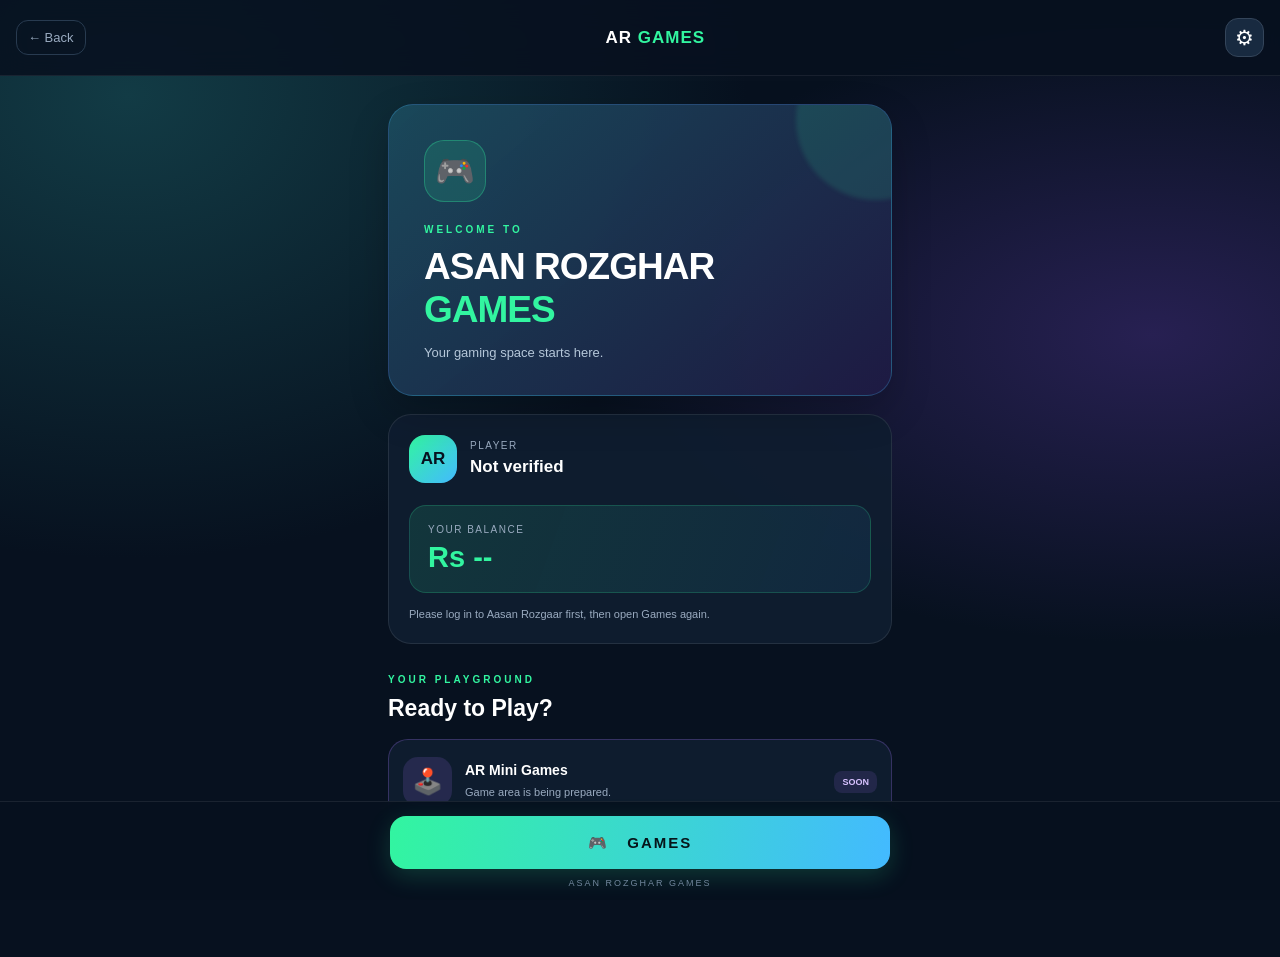
<file: asan-rozghar-game/index.html>
<!DOCTYPE html>
<html lang="en">
<head>
    <meta charset="UTF-8">
    <meta name="viewport" content="width=device-width, initial-scale=1.0">
    <meta name="theme-color" content="#07111f">
    <title>Asan Rozghar Game</title>
    <link rel="stylesheet" href="style.css">
</head>
<body>

    <header class="topbar">
        <a href="../home.html" class="back-btn">← Back</a>
        <div class="brand">AR <span>GAMES</span></div>
        <button id="settingsBtn" class="settings-btn" aria-label="Settings">
            ⚙
        </button>
    </header>

    <main class="main-content">
        <section class="welcome-card">
            <div class="game-icon">🎮</div>
            <p class="small-title">WELCOME TO</p>
            <h1>ASAN ROZGHAR<br><span>GAMES</span></h1>
            <p class="subtitle">Your gaming space starts here.</p>
        </section>

        <section class="account-card">
            <div class="account-info">
                <div class="avatar">AR</div>
                <div>
                    <p class="label">PLAYER</p>
                    <h2 id="username">Checking login...</h2>
                </div>
            </div>

            <div class="balance-box">
                <p class="label">YOUR BALANCE</p>
                <h2 id="balance">Rs --</h2>
            </div>

            <p id="statusMessage" class="status-message">
                Connecting securely to your account...
            </p>
        </section>

        <section class="games-section">
            <p class="small-title">YOUR PLAYGROUND</p>
            <h2>Ready to Play?</h2>

            <div class="game-preview">
                <div class="preview-icon">🕹️</div>
                <div>
                    <h3>AR Mini Games</h3>
                    <p>Game area is being prepared.</p>
                </div>
                <span class="coming-soon">SOON</span>
            </div>
        </section>

        <section id="settingsPanel" class="settings-panel" hidden>
            <h3>Settings</h3>
            <p>Music and other options will be added later.</p>
            <button id="closeSettings" class="close-btn">Close</button>
        </section>
    </main>

    <footer class="bottom-area">
        <button id="gamesBtn" class="games-btn">
            🎮 &nbsp; GAMES
        </button>
        <p>ASAN ROZGHAR GAMES</p>
    </footer>

    <script src="script.js"></script>
</body>
</html>
</file>
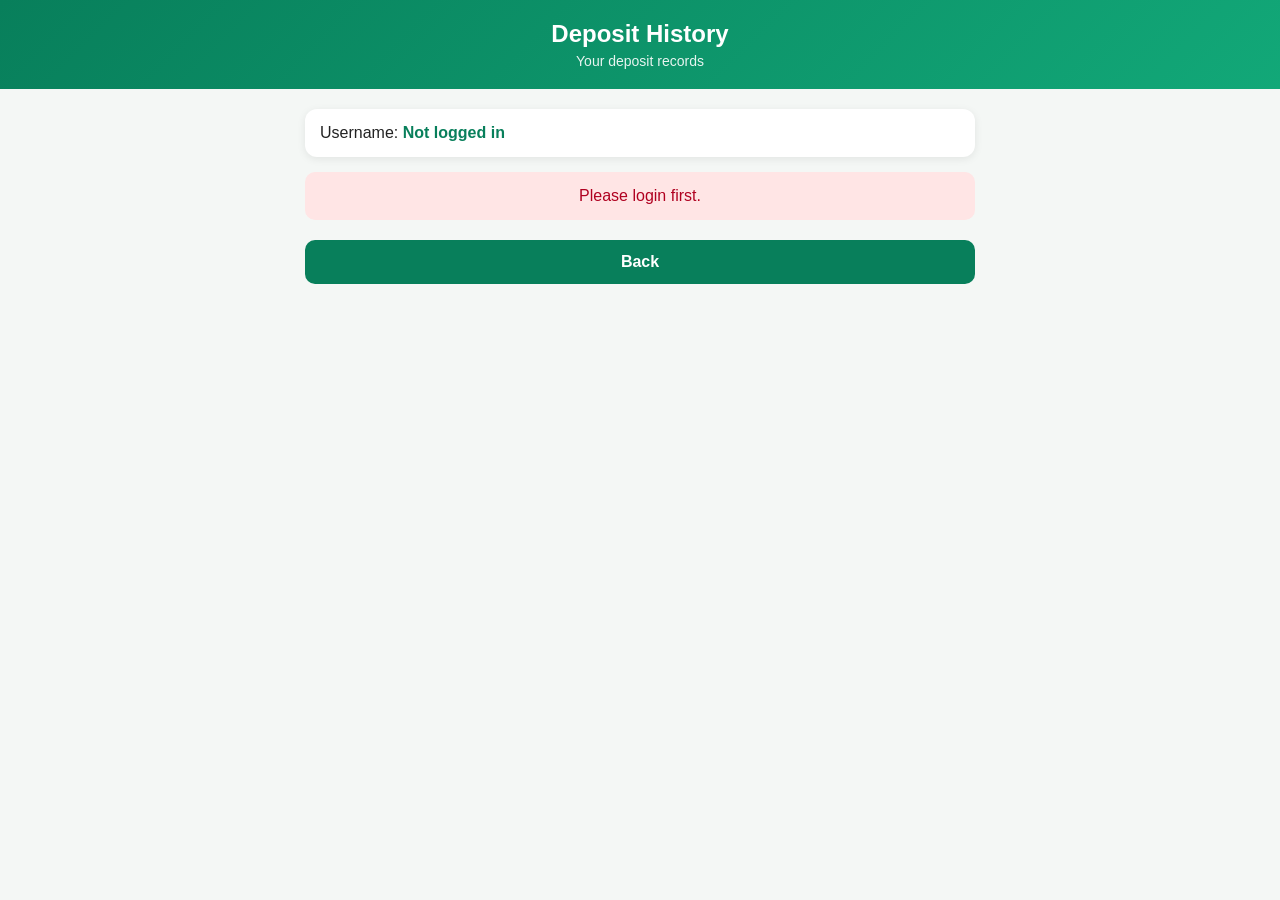
<file: deposit-history.html>
<!DOCTYPE html><html lang="en">
<head>
<meta charset="UTF-8">
<meta name="viewport" content="width=device-width, initial-scale=1.0">
<title>Deposit History - Aasan Rozgaar</title><style>
*{
    box-sizing:border-box;
    margin:0;
    padding:0;
}

body{
    font-family:Arial,sans-serif;
    background:#f4f7f5;
    color:#222;
}

.header{
    background:linear-gradient(135deg,#087f5b,#12a878);
    color:white;
    padding:20px;
    text-align:center;
}

.header h1{
    font-size:24px;
    margin-bottom:5px;
}

.header p{
    font-size:14px;
    opacity:.9;
}

.container{
    max-width:700px;
    margin:20px auto;
    padding:0 15px;
}

.user-box{
    background:white;
    border-radius:12px;
    padding:15px;
    margin-bottom:15px;
    box-shadow:0 2px 8px rgba(0,0,0,.08);
}

.user-box strong{
    color:#087f5b;
}

.loading{
    text-align:center;
    padding:30px;
    color:#666;
}

.error{
    background:#ffe5e5;
    color:#b00020;
    padding:15px;
    border-radius:10px;
    text-align:center;
}

.empty{
    background:white;
    padding:30px 20px;
    border-radius:12px;
    text-align:center;
    color:#777;
    box-shadow:0 2px 8px rgba(0,0,0,.06);
}

.history-card{
    background:white;
    border-radius:12px;
    padding:16px;
    margin-bottom:12px;
    box-shadow:0 2px 8px rgba(0,0,0,.07);
}

.row{
    display:flex;
    justify-content:space-between;
    gap:10px;
    padding:7px 0;
    border-bottom:1px solid #eee;
}

.row:last-child{
    border-bottom:none;
}

.label{
    color:#777;
    font-size:14px;
}

.value{
    font-weight:bold;
    text-align:right;
    word-break:break-word;
}

.status{
    display:inline-block;
    padding:5px 10px;
    border-radius:20px;
    font-size:12px;
    font-weight:bold;
}

.status-pending{
    background:#fff3cd;
    color:#856404;
}

.status-inprocess{
    background:#dbeafe;
    color:#1d4ed8;
}

.status-approved{
    background:#d1fae5;
    color:#047857;
}

.status-rejected{
    background:#fee2e2;
    color:#b91c1c;
}

.back-btn{
    display:block;
    width:100%;
    border:none;
    background:#087f5b;
    color:white;
    padding:13px;
    border-radius:10px;
    font-size:16px;
    font-weight:bold;
    margin-top:20px;
    cursor:pointer;
}

.back-btn:active{
    transform:scale(.98);
}
</style></head><body><div class="header">
    <h1>Deposit History</h1>
    <p>Your deposit records</p>
</div><div class="container"><div class="user-box">
    Username:
    <strong id="username">Loading...</strong>
</div>

<div id="historyContainer">
    <div class="loading">Loading deposit history...</div>
</div>

<button class="back-btn" onclick="goBack()">Back</button>

</div><script>
const API_URL = "https://aasan-rozgaar-backend.onrender.com";

function getCurrentUser(){
    return localStorage.getItem("currentUser") || "";
}

function getUserSessionToken(){
    return (
        sessionStorage.getItem("userSessionToken") ||
        sessionStorage.getItem("sessionToken") ||
        ""
    );
}

function getUserCsrfToken(){
    return (
        sessionStorage.getItem("userCsrfToken") ||
        sessionStorage.getItem("csrfToken") ||
        ""
    );
}

function authHeaders(){
    const token = getUserSessionToken();
    const csrfToken = getUserCsrfToken();

    const headers = {
        "Accept":"application/json"
    };

    if(token){
        headers["Authorization"] = "Bearer " + token;
    }

    if(csrfToken){
        headers["X-CSRF-Token"] = csrfToken;
    }

    return headers;
}

function normalizeStatus(status){
    const value = String(status || "")
        .trim()
        .toLowerCase();

    if(value === "pending"){
        return "Pending";
    }

    if(
        value === "inprocess" ||
        value === "in_process" ||
        value === "in-process" ||
        value === "in process"
    ){
        return "Inprocess";
    }

    if(
        value === "approved" ||
        value === "approve"
    ){
        return "Approved";
    }

    if(
        value === "rejected" ||
        value === "reject"
    ){
        return "Rejected";
    }

    return status || "Pending";
}

function getStatusClass(status){
    const normalized = normalizeStatus(status);

    if(normalized === "Approved"){
        return "status-approved";
    }

    if(normalized === "Rejected"){
        return "status-rejected";
    }

    if(normalized === "Inprocess"){
        return "status-inprocess";
    }

    return "status-pending";
}

function escapeHTML(value){
    return String(value ?? "")
        .replace(/&/g,"&amp;")
        .replace(/</g,"&lt;")
        .replace(/>/g,"&gt;")
        .replace(/"/g,"&quot;")
        .replace(/'/g,"&#039;");
}

function formatAmount(amount){
    const number = Number(amount);

    if(!Number.isFinite(number)){
        return "Rs 0.00";
    }

    return "Rs " + number.toFixed(2);
}

function formatDate(dateValue){
    if(!dateValue){
        return "-";
    }

    const date = new Date(dateValue);

    if(Number.isNaN(date.getTime())){
        return escapeHTML(dateValue);
    }

    return date.toLocaleString();
}

async function loadDepositHistory(){

    const username = getCurrentUser();

    const usernameElement =
        document.getElementById("username");

    const container =
        document.getElementById("historyContainer");

    if(!username){
        usernameElement.textContent = "Not logged in";

        container.innerHTML =
            '<div class="error">Please login first.</div>';

        return;
    }

    usernameElement.textContent = username;

    container.innerHTML =
        '<div class="loading">Loading deposit history...</div>';

    try{

        const response = await fetch(
            API_URL +
            "/api/deposits/" +
            encodeURIComponent(username),
            {
                method:"GET",
                headers:authHeaders(),
                credentials:"include"
            }
        );

        let data = {};

        try{
            data = await response.json();
        }catch(error){
            data = {};
        }

        if(
            response.status === 401 ||
            response.status === 403
        ){
            container.innerHTML =
                '<div class="error">Session expired. Please login again.</div>';

            return;
        }

        if(!response.ok){
            throw new Error(
                data.message ||
                "Failed to load deposit history"
            );
        }

        if(data.sessionToken){
            sessionStorage.setItem(
                "userSessionToken",
                data.sessionToken
            );

            sessionStorage.setItem(
                "sessionToken",
                data.sessionToken
            );
        }

        if(data.csrfToken){
            sessionStorage.setItem(
                "userCsrfToken",
                data.csrfToken
            );

            sessionStorage.setItem(
                "csrfToken",
                data.csrfToken
            );
        }

        let deposits = [];

        if(Array.isArray(data)){
            deposits = data;
        }else if(Array.isArray(data.deposits)){
            deposits = data.deposits;
        }else if(Array.isArray(data.data)){
            deposits = data.data;
        }

        deposits.sort(function(a,b){

            const dateA =
                new Date(
                    a.createdAt ||
                    a.created_at ||
                    0
                ).getTime();

            const dateB =
                new Date(
                    b.createdAt ||
                    b.created_at ||
                    0
                ).getTime();

            return dateB - dateA;
        });

        if(deposits.length === 0){

            container.innerHTML =
                '<div class="empty">' +
                'No deposit history found.' +
                '</div>';

            return;
        }

        container.innerHTML =
            deposits.map(function(deposit){

                const status =
                    normalizeStatus(deposit.status);

                const amount =
                    deposit.amount;

                const method =
                    deposit.method || "-";

                const transactionId =
                    deposit.transactionId ||
                    deposit.transaction_id ||
                    "-";

                const createdAt =
                    deposit.createdAt ||
                    deposit.created_at;

                return `
                    <div class="history-card">

                        <div class="row">
                            <span class="label">Amount</span>
                            <span class="value">
                                ${formatAmount(amount)}
                            </span>
                        </div>

                        <div class="row">
                            <span class="label">Method</span>
                            <span class="value">
                                ${escapeHTML(method)}
                            </span>
                        </div>

                        <div class="row">
                            <span class="label">Transaction ID</span>
                            <span class="value">
                                ${escapeHTML(transactionId)}
                            </span>
                        </div>

                        <div class="row">
                            <span class="label">Status</span>
                            <span class="value">
                                <span class="status ${getStatusClass(status)}">
                                    ${escapeHTML(status)}
                                </span>
                            </span>
                        </div>

                        <div class="row">
                            <span class="label">Date</span>
                            <span class="value">
                                ${formatDate(createdAt)}
                            </span>
                        </div>

                    </div>
                `;

            }).join("");

    }catch(error){

        container.innerHTML =
            '<div class="error">' +
            escapeHTML(
                error.message ||
                "Unable to load deposit history."
            ) +
            '</div>';
    }
}

function goBack(){
    window.history.back();
}

window.addEventListener(
    "DOMContentLoaded",
    function(){
        loadDepositHistory();
    }
);
</script></body>
</html>
</file>
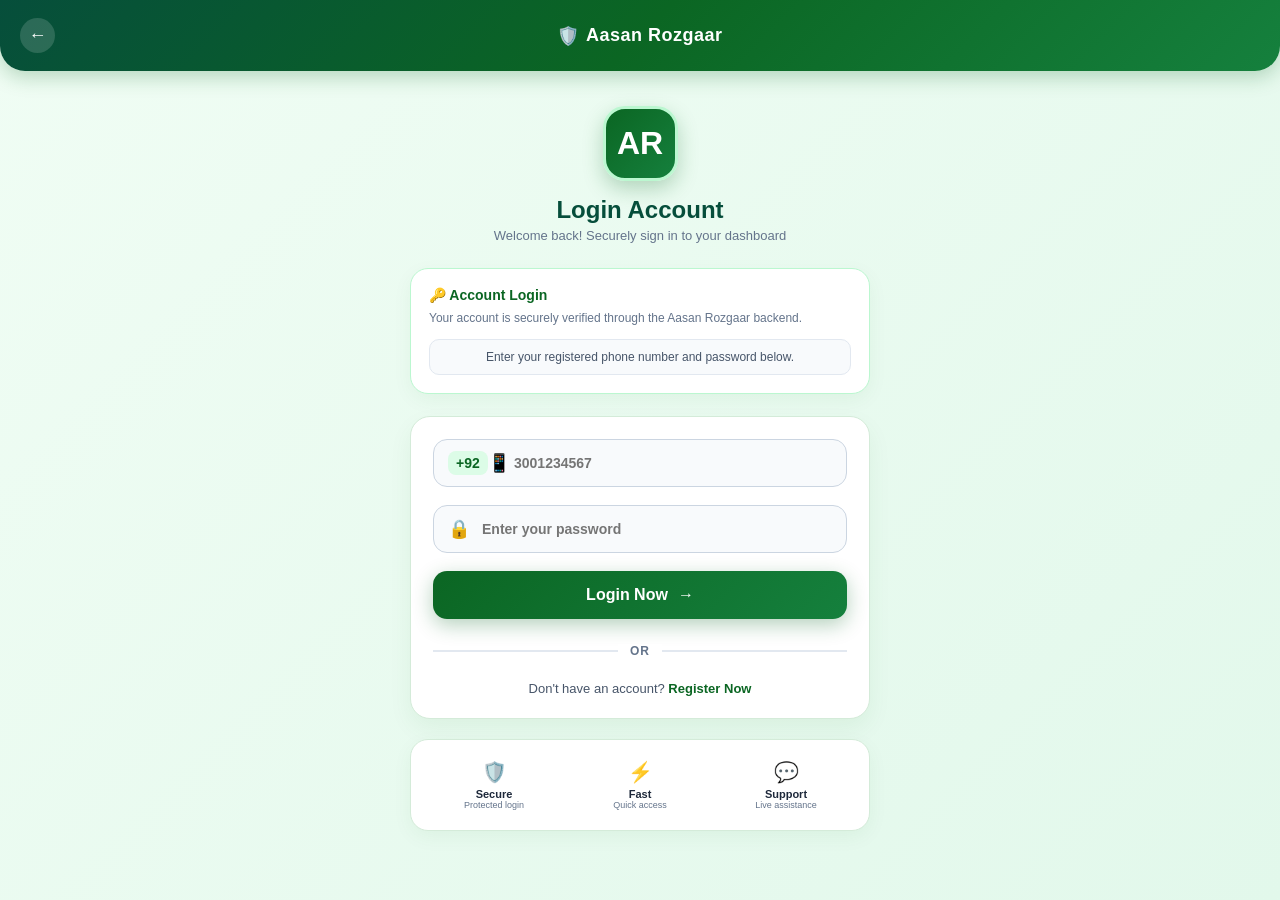
<file: home.html>
<!DOCTYPE html>
<html lang="en">
<head>
<meta charset="UTF-8">
<meta name="viewport" content="width=device-width, initial-scale=1.0">
<title>Aasan Rozgaar - Dashboard</title>
<link rel="manifest" href="manifest.json">
<meta name="theme-color" content="#0b6623">

<style>
*{margin:0;padding:0;box-sizing:border-box;font-family:'Segoe UI',Tahoma,Geneva,Verdana,sans-serif}
body{background-color:#f2f7f3;color:#333;padding-bottom:90px}
.header{background:white;padding:15px 20px;text-align:center;border-bottom-left-radius:20px;border-bottom-right-radius:20px;box-shadow:0 4px 10px rgba(0,0,0,.05)}
.user-welcome-box{display:flex;justify-content:space-between;align-items:center;margin-bottom:15px;background:#f8fafc;padding:10px 15px;border-radius:12px;border:1px solid #e2e8f0}
.user-profile{display:flex;align-items:center;gap:10px}
.user-avatar{width:35px;height:35px;background:#0b6623;color:white;border-radius:50%;display:flex;align-items:center;justify-content:center;font-weight:bold;font-size:14px}
.user-info h4{font-size:13px;color:#333;text-align:left}
.user-info span{font-size:11px;color:#64748b;display:block;text-align:left}
.referrer-tag{font-size:11px;color:#0b6623;background:#d1e7dd;padding:4px 10px;border-radius:8px;font-weight:bold}
.balance-box{font-size:24px;font-weight:bold;color:#15803d;margin:8px 0}
.active-badge{background:#d1e7dd;color:#0b6623;padding:4px 12px;border-radius:20px;font-size:11px;font-weight:bold;display:inline-block}
.action-buttons{display:flex;gap:10px;margin-top:15px}
.btn{flex:1;padding:12px;border-radius:12px;border:none;font-weight:bold;font-size:14px;cursor:pointer;text-decoration:none;text-align:center}
.btn-deposit{background:#0b6623;color:white}
.btn-withdraw{background:white;color:#0b6623;border:1px solid #0b6623}
.container{padding:15px}
.top-grid{display:grid;grid-template-columns:repeat(4,1fr);gap:8px;margin-bottom:15px}
.top-menu-card{background:white;padding:12px 4px;border-radius:15px;text-align:center;text-decoration:none;color:#333;box-shadow:0 4px 12px rgba(0,100,0,.08);border:1.5px solid #d4ebd9;font-size:11px;font-weight:600}
.top-menu-card span{font-size:20px;display:block;margin-bottom:4px}
.banner-row{display:grid;grid-template-columns:1fr 1fr;gap:10px;margin-bottom:20px}
.banner-box{background:white;padding:12px;border-radius:16px;display:flex;align-items:center;justify-content:space-between;box-shadow:0 4px 12px rgba(0,100,0,.08);border:1.5px solid #d4ebd9;text-decoration:none;color:#333}
.banner-text span{font-size:10px;color:#64748b;display:block;font-weight:700}
.banner-text h4{font-size:11px;color:#0b6623;font-weight:bold}
.banner-icon-badge{background:#d1e7dd;color:#0b6623;padding:6px 10px;border-radius:10px;font-size:11px;font-weight:bold}
.section-title{font-size:14px;font-weight:bold;color:#333;margin-bottom:12px;display:flex;justify-content:space-between;align-items:center}
.section-title span{font-size:12px;color:#0b6623;font-weight:bold}
.large-stats-grid{display:grid;grid-template-columns:1fr 1fr;gap:12px;margin-bottom:20px}
.stat-3d-card{background:white;padding:14px;border-radius:16px;box-shadow:0 4px 15px rgba(0,100,0,.08);border:1.5px solid #d4ebd9;display:flex;align-items:center;gap:12px;text-decoration:none;color:#333;cursor:pointer}
.stat-icon-box{width:42px;height:42px;background:#f0fdf4;border:1px solid #d1e7dd;border-radius:12px;display:flex;align-items:center;justify-content:center;font-size:20px;flex-shrink:0}

/* Games Dice Animation */
.dice-animation{
    animation:diceDrop 1.8s ease-in-out infinite;
}

@keyframes diceDrop{
    0%{
        transform:translateY(-12px) rotate(-20deg);
        opacity:.5;
    }
    20%{
        transform:translateY(0) rotate(15deg);
        opacity:1;
    }
    35%{
        transform:translateY(5px) rotate(-10deg);
    }
    50%{
        transform:translateY(-3px) rotate(8deg);
    }
    65%{
        transform:translateY(0) rotate(-5deg);
    }
    100%{
        transform:translateY(-12px) rotate(-20deg);
        opacity:.5;
    }
}

.stat-text-info span{font-size:11px;color:#64748b;display:block;margin-bottom:2px}
.stat-text-info h4{font-size:13px;color:#0b6623;font-weight:bold}
.modal-overlay{display:none;position:fixed;top:0;left:0;width:100%;height:100%;background:rgba(0,0,0,.55);z-index:1000;justify-content:center;align-items:center;padding:15px}
.modal-box{background:white;padding:20px;border-radius:20px;width:90%;max-width:400px;max-height:82vh;overflow-y:auto;text-align:center;box-shadow:0 10px 25px rgba(0,0,0,.2);animation:fadeIn .25s ease}
.modal-icon{font-size:35px;margin-bottom:5px}
.modal-title{font-size:17px;font-weight:bold;color:#0b6623;margin-bottom:15px}
.modal-text{font-size:12px;color:#333;margin-bottom:15px;text-align:left}
.plan-card-item{background:#f8fafc;border:1px solid #cbd5e1;padding:12px;border-radius:12px;margin-bottom:10px;text-align:left}
.plan-card-item p{margin:4px 0;font-size:12px}
.plan-status{display:inline-block;background:#dcfce7;color:#15803d;padding:4px 9px;border-radius:20px;font-size:10px;font-weight:bold}
.countdown-box{background:#d1e7dd;border:1px solid #9bd0ae;border-radius:10px;padding:9px;margin-top:8px;text-align:center}
.countdown-label{display:block;font-size:10px;color:#0b6623;margin-bottom:3px}
.countdown-time{display:block;font-size:17px;color:#0b6623;font-weight:bold;letter-spacing:1px}
.profit-card{background:#f8fafc;border:1px solid #d4ebd9;border-radius:13px;padding:13px;margin-bottom:10px;display:flex;justify-content:space-between;align-items:center}
.profit-card-left{text-align:left}
.profit-card-left span{display:block;font-size:11px;color:#64748b;margin-bottom:3px}
.profit-card-left strong{font-size:13px;color:#0b6623}
.profit-card-right{font-size:14px;font-weight:bold;color:#15803d}
.total-profit-card{background:#d1e7dd;border:1px solid #9bd0ae;border-radius:14px;padding:15px;margin-top:12px;display:flex;justify-content:space-between;align-items:center}
.total-profit-card span{font-size:12px;font-weight:bold;color:#0b6623}
.total-profit-card strong{font-size:17px;color:#0b6623}
.modal-btn{background:#0b6623;color:white;border:none;padding:11px 20px;border-radius:10px;font-weight:bold;font-size:13px;cursor:pointer;width:100%;margin-top:5px}
@keyframes fadeIn{from{opacity:0;transform:scale(.9)}to{opacity:1;transform:scale(1)}}
.bottom-nav{position:fixed;bottom:0;left:0;width:100%;background:white;display:flex;justify-content:space-around;padding:8px 0;box-shadow:0 -4px 15px rgba(0,0,0,.06);border-top:1px solid #e2e8f0;z-index:100}
.nav-item{text-align:center;text-decoration:none;color:#666;font-size:11px;flex:1}
.nav-item.active{color:#0b6623;font-weight:bold}
.nav-icon{font-size:18px;display:block;margin-bottom:2px}
#installAppBtn{cursor:pointer}
#installAppBtn.install-ready{border:2px solid #0b6623;background:#f0fdf4}
.install-status{font-size:9px;color:#15803d;display:block;margin-top:2px;font-weight:bold}
</style>
</head>

<body>

<div class="header">

    <div class="user-welcome-box">
        <div class="user-profile">
            <div class="user-avatar" id="userAvatar">A</div>
            <div class="user-info">
                <h4>Welcome Back!</h4>
                <span id="userNameDisplay">Loading...</span>
            </div>
        </div>
        <div class="referrer-tag" id="referrerTag">Refer by: None</div>
    </div>

    <div style="font-size:12px;color:#64748b;font-weight:600;">
        TOTAL BALANCE
    </div>

    <div class="balance-box" id="dashBalance">
        Rs 0.00
    </div>

    <div class="active-badge" id="activePlansCount">
        0 Active Plans
    </div>

    <div class="action-buttons">
        <a href="deposit.html" class="btn btn-deposit">
            Deposit
        </a>

        <a href="withdraw.html" class="btn btn-withdraw">
            Withdraw
        </a>
    </div>

</div>

<div class="container">

    <div class="top-grid">

        <a href="team.html" class="top-menu-card">
            <span>&#128101;</span>
            Team
        </a>

        <a href="https://wa.me/447718486232?s=t"
           class="top-menu-card"
           target="_blank"
           rel="noopener noreferrer">
            <span>&#128222;</span>
            WhatsApp
        </a>

        <a href="plans.html"
           class="top-menu-card"
           style="border:2px solid #0b6623;background:#f0fdf4;">
            <span style="color:#0b6623;">&#128202;</span>
            <span style="color:#0b6623;font-weight:bold;">
                Plans
            </span>
        </a>

        <a href="login.html"
           class="top-menu-card"
           onclick="logoutUser(event)">
            <span>&#128682;</span>
            Logout
        </a>

    </div>

    <div class="banner-row">

        <a href="#"
           class="banner-box"
           id="installAppBtn">

            <div class="banner-text">
                <span>APP DOWNLOAD</span>

                <h4>
                    Download App
                </h4>

                <span class="install-status"
                      id="installStatus"></span>
            </div>

            <div class="banner-icon-badge"
                 id="installBadge">
                INSTALL
            </div>

        </a>

        <a href="#"
           class="banner-box">

            <div class="banner-text">
                <span>Task Complete</span>

                <h4>
                    Claim Volume
                </h4>
            </div>

            <div class="banner-icon-badge">
                BONUS
            </div>

        </a>

    </div>

    <div class="section-title">
        Account Stats
        <span>Overview</span>
    </div>

    <div class="large-stats-grid">

        <a href="deposit-history.html"
           class="stat-3d-card">

            <div class="stat-icon-box">
                &#9202;
            </div>

            <div class="stat-text-info">
                <span>Pending Deposit</span>
                <h4>Rs 0</h4>
            </div>

        </a>

        <a href="withdraw-history.html"
           class="stat-3d-card">

            <div class="stat-icon-box">
                &#8987;
            </div>

            <div class="stat-text-info">
                <span>Pending Withdraw</span>
                <h4>Rs 0</h4>
            </div>

        </a>

        <div onclick="checkActivePlans()"
             class="stat-3d-card">

            <div class="stat-icon-box">
                &#128200;
            </div>

            <div class="stat-text-info">
                <span>Active Plans</span>

                <h4 id="dashActivePlansText">
                    0 Active
                </h4>
            </div>

        </div>

      <!-- Games Button -->
<a href="asan-rozghar-game/"
   class="stat-3d-card">

    <div class="stat-icon-box dice-animation">
        🎲
    </div>

    <div class="stat-text-info">
        <span>Games</span>
        <h4>Try Your Luck</h4>
    </div>

</a>

        <div onclick="showProfitDetails()"
             class="stat-3d-card">

            <div class="stat-icon-box">
                &#128201;
            </div>

            <div class="stat-text-info">
                <span>Profit</span>

                <h4 id="dashProfitDisplay">
                    Rs 0.00
                </h4>
            </div>

        </div>

        <a href="referral.html"
           class="stat-3d-card">

            <div class="stat-icon-box">
                &#127873;
            </div>

            <div class="stat-text-info">
                <span>Refer Bonus</span>

                <h4 id="refBonusDisplay">
                    Rs 0.00
                </h4>
            </div>

        </a>

    </div>

</div>

<div id="customModal"
     class="modal-overlay">

    <div class="modal-box">

        <div class="modal-icon">
            📊
        </div>

        <div class="modal-title">
            Active Plans
        </div>

        <div id="modalMessage"
             class="modal-text">
            Plan active nahi hai!
        </div>

        <button class="modal-btn"
                onclick="closeModal()">
            Theek hai
        </button>

    </div>

</div>

<div id="profitModal"
     class="modal-overlay">

    <div class="modal-box">

        <div class="modal-icon">
            💰
        </div>

        <div class="modal-title">
            Profit Details
        </div>

        <div id="profitMessage"
             class="modal-text"></div>

        <button class="modal-btn"
                onclick="closeProfitModal()">
            Theek hai
        </button>

    </div>

</div>

<div class="bottom-nav">

    <a href="home.html"
       class="nav-item active">

        <span class="nav-icon">
            &#127968;
        </span>

        Home
    </a>

    <a href="plans.html"
       class="nav-item">

        <span class="nav-icon">
            &#128200;
        </span>

        Plans
    </a>

    <a href="team.html"
       class="nav-item">

        <span class="nav-icon">
            &#128101;
        </span>

        Team
    </a>

    <a href="login.html"
       class="nav-item"
       onclick="logoutUser(event)">

        <span class="nav-icon">
            &#128682;
        </span>

        Logout
    </a>

</div>

<script>

const DAY = 24 * 60 * 60 * 1000;
const API_URL = "https://aasan-rozgaar-backend.onrender.com";

let activePlans = [];
let lastProfitRefresh = 0;

function getCurrentUser(){

    return (
        sessionStorage.getItem("currentUser") ||
        sessionStorage.getItem("username") ||
        localStorage.getItem("currentUser") ||
        ""
    ).trim();
}

function getUserSessionToken(){

    return (
        sessionStorage.getItem("userSessionToken") ||
        sessionStorage.getItem("sessionToken") ||
        ""
    );
}

function getUserCsrfToken(){

    return (
        sessionStorage.getItem("userCsrfToken") ||
        sessionStorage.getItem("csrfToken") ||
        ""
    );
}

function authHeaders(includeCsrf = false){

    const token = getUserSessionToken();
    const csrfToken = getUserCsrfToken();

    const headers = {
        "Accept":"application/json"
    };

    if(token){

        headers["Authorization"] =
            "Bearer " + token;
    }

    if(includeCsrf && csrfToken){

        headers["X-CSRF-Token"] =
            csrfToken;
    }

    return headers;
}

function safeNumber(value){

    const number = Number(value);

    return Number.isFinite(number)
        ? number
        : 0;
}

function formatMoney(value){

    return "Rs " +
        safeNumber(value).toLocaleString(
            "en-PK",
            {
                minimumFractionDigits:2,
                maximumFractionDigits:2
            }
        );
}

function escapeHtml(value){

    return String(value)
        .replace(/&/g,"&amp;")
        .replace(/</g,"&lt;")
        .replace(/>/g,"&gt;")
        .replace(/"/g,"&quot;")
        .replace(/'/g,"&#039;");
}

function saveSessionData(data){

    if(!data || typeof data !== "object"){
        return;
    }

    if(data.sessionToken){

        sessionStorage.setItem(
            "userSessionToken",
            data.sessionToken
        );

        sessionStorage.setItem(
            "sessionToken",
            data.sessionToken
        );
    }

    if(data.csrfToken){

        sessionStorage.setItem(
            "userCsrfToken",
            data.csrfToken
        );

        sessionStorage.setItem(
            "csrfToken",
            data.csrfToken
        );
    }
}

async function loadLiveBalance(username){

    const token =
        getUserSessionToken();

    if(!token){

        window.location.replace("login.html");

        return;
    }

    try{

        const response =
            await fetch(
                API_URL +
                "/api/balance/" +
                encodeURIComponent(username),
                {
                    method:"GET",
                    headers:authHeaders(false),
                    credentials:"include"
                }
            );

        const data =
            await response.json();

        saveSessionData(data);

        if(
            response.status === 401 ||
            response.status === 403
        ){

            logoutUser();

            return;
        }

        if(!response.ok || !data.success){

            console.log(
                "Balance request failed:",
                data?.message || "Unknown error"
            );

            return;
        }

        const balance =
            safeNumber(data.balance);

        const balanceElement =
            document.getElementById(
                "dashBalance"
            );

        if(balanceElement){

            balanceElement.innerText =
                formatMoney(balance);
        }

    }catch(error){

        console.error(
            "Live balance error:",
            error
        );
    }
}

async function loadActivePlans(username){

    if(!username){

        activePlans = [];

        updateActivePlanUI();

        return;
    }

    const token =
        getUserSessionToken();

    if(!token){

        activePlans = [];

        updateActivePlanUI();

        window.location.replace(
            "login.html"
        );

        return;
    }

    try{

        const response =
            await fetch(
                API_URL +
                "/api/plans/active",
                {
                    method:"GET",
                    headers:authHeaders(false),
                    credentials:"include"
                }
            );

        const data =
            await response.json();

        saveSessionData(data);

        if(
            response.status === 401 ||
            response.status === 403
        ){

            logoutUser();

            return;
        }

        if(!response.ok || !data.success){

            activePlans = [];

            updateActivePlanUI();

            return;
        }

        activePlans =
            Array.isArray(data.activePlans)
                ? data.activePlans
                : [];

        updateActivePlanUI();

    }catch(error){

        console.error(
            "Active plans error:",
            error
        );

        activePlans = [];

        updateActivePlanUI();
    }
}

async function loadReferralDetails(username){

    if(!username){
        return;
    }

    const token =
        getUserSessionToken();

    if(!token){
        return;
    }

    const tag =
        document.getElementById(
            "referrerTag"
        );

    try{

        const response =
            await fetch(
                API_URL +
                "/api/referral/me",
                {
                    method:"GET",
                    headers:authHeaders(false),
                    credentials:"include"
                }
            );

        const data =
            await response.json();

        saveSessionData(data);

        if(
            response.status === 401 ||
            response.status === 403
        ){

            logoutUser();

            return;
        }

        if(
            !response.ok ||
            !data.success
        ){

            if(tag){

                tag.innerText =
                    "Refer by: None";
            }

            return;
        }

        const referral =
            data.referral || {};

        const referrer =
            referral.referredBy;

        if(tag){

            tag.innerText =
                referrer
                    ? "Refer by: " + referrer
                    : "Refer by: None";
        }

    }catch(error){

        console.error(
            "Referral details error:",
            error
        );

        if(tag){

            tag.innerText =
                "Refer by: None";
        }
    }
}

function updateActivePlanUI(){

    const count =
        activePlans.length;

    const countElement =
        document.getElementById(
            "activePlansCount"
        );

    if(countElement){

        countElement.innerText =
            count + " Active Plans";
    }

    const textElement =
        document.getElementById(
            "dashActivePlansText"
        );

    if(textElement){

        textElement.innerText =
            count + " Active";
    }
}

function getRemainingTime(dateValue){

    const target =
        new Date(dateValue).getTime();

    if(!Number.isFinite(target)){
        return 0;
    }

    return Math.max(
        0,
        target - Date.now()
    );
}

function formatCountdown(milliseconds){

    let remaining =
        Math.max(
            0,
            Math.floor(
                milliseconds / 1000
            )
        );

    const hours =
        Math.floor(
            remaining / 3600
        );

    remaining %= 3600;

    const minutes =
        Math.floor(
            remaining / 60
        );

    const seconds =
        remaining % 60;

    return (
        String(hours).padStart(2,"0") +
        ":" +
        String(minutes).padStart(2,"0") +
        ":" +
        String(seconds).padStart(2,"0")
    );
}

function calculateRemainingDays(dateValue){

    return Math.ceil(
        getRemainingTime(dateValue) /
        DAY
    );
}

function updateCountdownDisplays(){

    document
        .querySelectorAll(
            "[data-next-profit]"
        )
        .forEach(function(element){

            const nextProfit =
                element.getAttribute(
                    "data-next-profit"
                );

            element.innerText =
                formatCountdown(
                    getRemainingTime(
                        nextProfit
                    )
                );
        });

    document
        .querySelectorAll(
            "[data-remaining-days]"
        )
        .forEach(function(element){

            const nextProfit =
                element.getAttribute(
                    "data-next-profit"
                );

            const days =
                calculateRemainingDays(
                    nextProfit
                );

            element.innerText =
                days +
                " Day" +
                (days === 1 ? "" : "s");
        });
}

function renderPlansInModal(){

    const msgBox =
        document.getElementById(
            "modalMessage"
        );

    if(!msgBox){
        return;
    }

    if(activePlans.length === 0){

        msgBox.innerHTML =
            "<p style='text-align:center;color:#64748b;'>" +
            "Filhal aapka koi active plan nahi hai." +
            "<br><br>" +
            "<a href='plans.html' style='color:#0b6623;font-weight:bold;text-decoration:none;'>" +
            "Plans page par jayein →" +
            "</a>" +
            "</p>";

        return;
    }

    let htmlContent = "";

    activePlans.forEach(
        function(plan,index){

            const price =
                safeNumber(plan.price);

            const dailyProfit =
                safeNumber(
                    plan.dailyProfit
                );

            const durationDays =
                safeNumber(plan.days);

            const remainingDays =
                safeNumber(
                    plan.remainingDays
                ) ||
                calculateRemainingDays(
                    plan.nextProfitAt
                );

            htmlContent += `
                <div class="plan-card-item">

                    <p>
                        <b>
                            Plan ${index + 1}:
                            ${escapeHtml(
                                plan.name ||
                                "Package"
                            )}
                        </b>
                    </p>

                    <p>
                        💰 Invested:
                        ${formatMoney(price)}
                    </p>

                    <p>
                        📈 Daily Profit:
                        ${formatMoney(dailyProfit)}
                    </p>

                    <p>
                        ⏳ Duration:
                        ${durationDays} Days
                    </p>

                    <p>
                        📅 Remaining:
                        <span
                            data-remaining-days
                            data-next-profit="${escapeHtml(
                                plan.nextProfitAt
                            )}">
                            ${remainingDays} Days
                        </span>
                    </p>

                    <p style="margin-top:7px;">
                        <span class="plan-status">
                            ACTIVE
                        </span>
                    </p>

                    <div class="countdown-box">

                        <span class="countdown-label">
                            Next Daily Profit
                        </span>

                        <span
                            class="countdown-time"
                            data-next-profit="${escapeHtml(
                                plan.nextProfitAt
                            )}">
                            ${formatCountdown(
                                getRemainingTime(
                                    plan.nextProfitAt
                                )
                            )}
                        </span>

                    </div>

                </div>
            `;
        }
    );

    msgBox.innerHTML =
        htmlContent;

    updateCountdownDisplays();
}

function checkActivePlans(){

    if(!getUserSessionToken()){

        window.location.replace(
            "login.html"
        );

        return;
    }

    renderPlansInModal();

    document.getElementById(
        "customModal"
    ).style.display = "flex";
}

function showProfitDetails(){

    if(!getUserSessionToken()){

        window.location.replace(
            "login.html"
        );

        return;
    }

    let planProfit = 0;

    activePlans.forEach(
        function(plan){

            const daily =
                safeNumber(
                    plan.dailyProfit
                );

            const elapsed =
                Date.now() -
                new Date(
                    plan.startedAt
                ).getTime();

            if(
                Number.isFinite(elapsed) &&
                elapsed > 0 &&
                daily > 0
            ){

                const days =
                    Math.min(
                        safeNumber(
                            plan.days
                        ),
                        Math.floor(
                            elapsed / DAY
                        )
                    );

                planProfit +=
                    days * daily;
            }
        }
    );

    const profitMessage =
        document.getElementById(
            "profitMessage"
        );

    profitMessage.innerHTML = `
        <div class="profit-card">

            <div class="profit-card-left">
                <span>Plans Profit</span>
                <strong>Plan activity</strong>
            </div>

            <div class="profit-card-right">
                ${formatMoney(planProfit)}
            </div>

        </div>

        <div class="profit-card">

            <div class="profit-card-left">
                <span>Team Profit</span>
                <strong>Team activity</strong>
            </div>

            <div class="profit-card-right">
                Rs 0.00
            </div>

        </div>

        <div class="profit-card">

            <div class="profit-card-left">
                <span>Referral Bonus</span>
                <strong>Referral rewards</strong>
            </div>

            <div class="profit-card-right">
                Rs 0.00
            </div>

        </div>

        <div class="total-profit-card">

            <span>TOTAL PROFIT</span>

            <strong>
                ${formatMoney(planProfit)}
            </strong>

        </div>
    `;

    document.getElementById(
        "profitModal"
    ).style.display = "flex";
}

function closeModal(){

    document.getElementById(
        "customModal"
    ).style.display = "none";
}

function closeProfitModal(){

    document.getElementById(
        "profitModal"
    ).style.display = "none";
}

async function logoutUser(event){

    if(event){
        event.preventDefault();
    }

    const token =
        getUserSessionToken();

    const csrfToken =
        getUserCsrfToken();

    try{

        if(token){

            await fetch(
                API_URL + "/api/logout",
                {
                    method:"POST",
                    headers:{
                        "Accept":
                            "application/json",
                        "Authorization":
                            "Bearer " + token,
                        "X-CSRF-Token":
                            csrfToken
                    },
                    credentials:"include"
                }
            );
        }

    }catch(error){

        console.log(
            "Logout request error:",
            error
        );

    }finally{

        sessionStorage.removeItem(
            "sessionToken"
        );

        sessionStorage.removeItem(
            "userSessionToken"
        );

        sessionStorage.removeItem(
            "csrfToken"
        );

        sessionStorage.removeItem(
            "userCsrfToken"
        );

        sessionStorage.removeItem(
            "currentUser"
        );

        sessionStorage.removeItem(
            "username"
        );

        localStorage.removeItem(
            "currentUser"
        );

        localStorage.removeItem(
            "isLoggedIn"
        );

        localStorage.removeItem(
            "backendUser"
        );

        window.location.replace(
            "login.html"
        );
    }
}

async function loadDashboardData(){

    const username =
        getCurrentUser();

    const token =
        getUserSessionToken();

    if(!username || !token){

        window.location.replace(
            "login.html"
        );

        return;
    }

    const display =
        document.getElementById(
            "userNameDisplay"
        );

    if(display){

        display.innerText =
            username;
    }

    const avatar =
        document.getElementById(
            "userAvatar"
        );

    if(avatar){

        avatar.innerText =
            username
                .charAt(0)
                .toUpperCase();
    }

    await Promise.all([
        loadLiveBalance(username),
        loadActivePlans(username),
        loadReferralDetails(username)
    ]);
}

document.getElementById(
    "customModal"
).addEventListener(
    "click",
    function(event){

        if(event.target === this){

            closeModal();
        }
    }
);

document.getElementById(
    "profitModal"
).addEventListener(
    "click",
    function(event){

        if(event.target === this){

            closeProfitModal();
        }
    }
);

let deferredInstallPrompt = null;

const installAppBtn =
    document.getElementById(
        "installAppBtn"
    );

const installStatus =
    document.getElementById(
        "installStatus"
    );

const installBadge =
    document.getElementById(
        "installBadge"
    );

window.addEventListener(
    "beforeinstallprompt",
    function(event){

        event.preventDefault();

        deferredInstallPrompt =
            event;

        if(installAppBtn){

            installAppBtn.classList.add(
                "install-ready"
            );
        }

        if(installStatus){

            installStatus.innerText =
                "Ready to install";
        }

        if(installBadge){

            installBadge.innerText =
                "INSTALL";
        }
    }
);

if(installAppBtn){

    installAppBtn.addEventListener(
        "click",
        async function(event){

            event.preventDefault();

            if(deferredInstallPrompt){

                deferredInstallPrompt.prompt();

                try{

                    const result =
                        await deferredInstallPrompt.userChoice;

                    console.log(
                        "Install result:",
                        result.outcome
                    );

                }catch(error){

                    console.log(
                        "Install prompt error:",
                        error
                    );
                }

                deferredInstallPrompt =
                    null;

                return;
            }

            if(
                window.matchMedia(
                    "(display-mode: standalone)"
                ).matches
            ){

                alert(
                    "Aasan Rozgaar App pehle se installed hai."
                );

                return;
            }

            alert(
                "Install option abhi available nahi hai.\n\n" +
                "Chrome ke menu ⋮ mein jaakar " +
                "'Install app' ya 'Add to Home screen' " +
                "option check karein."
            );
        }
    );
}

window.addEventListener(
    "appinstalled",
    function(){

        deferredInstallPrompt =
            null;

        if(installStatus){

            installStatus.innerText =
                "Installed";
        }

        if(installBadge){

            installBadge.innerText =
                "OPEN";
        }
    }
);

if("serviceWorker" in navigator){

    window.addEventListener(
        "load",
        function(){

            navigator.serviceWorker
                .register(
                    "./service-worker.js"
                )
                .then(function(){

                    console.log(
                        "Service Worker registered."
                    );

                })
                .catch(function(error){

                    console.log(
                        "Service Worker registration failed:",
                        error
                    );
                });
        }
    );
}

loadDashboardData();

setInterval(
    function(){

        const username =
            getCurrentUser();

        if(
            !username ||
            !getUserSessionToken()
        ){

            return;
        }

        updateCountdownDisplays();

        loadLiveBalance(
            username
        );

        loadActivePlans(
            username
        );

    },
    5000
);

setInterval(
    function(){

        if(
            getCurrentUser() &&
            getUserSessionToken()
        ){

            let shouldRefresh = false;

            activePlans.forEach(
                function(plan){

                    if(
                        getRemainingTime(
                            plan.nextProfitAt
                        ) <= 1000
                    ){

                        shouldRefresh = true;
                    }
                }
            );

            if(shouldRefresh){

                const now =
                    Date.now();

                if(
                    now -
                    lastProfitRefresh >=
                    5000
                ){

                    lastProfitRefresh =
                        now;

                    loadActivePlans(
                        getCurrentUser()
                    );

                    loadLiveBalance(
                        getCurrentUser()
                    );
                }
            }
        }

    },
    1000
);

</script>

</body>
</html>
</file>
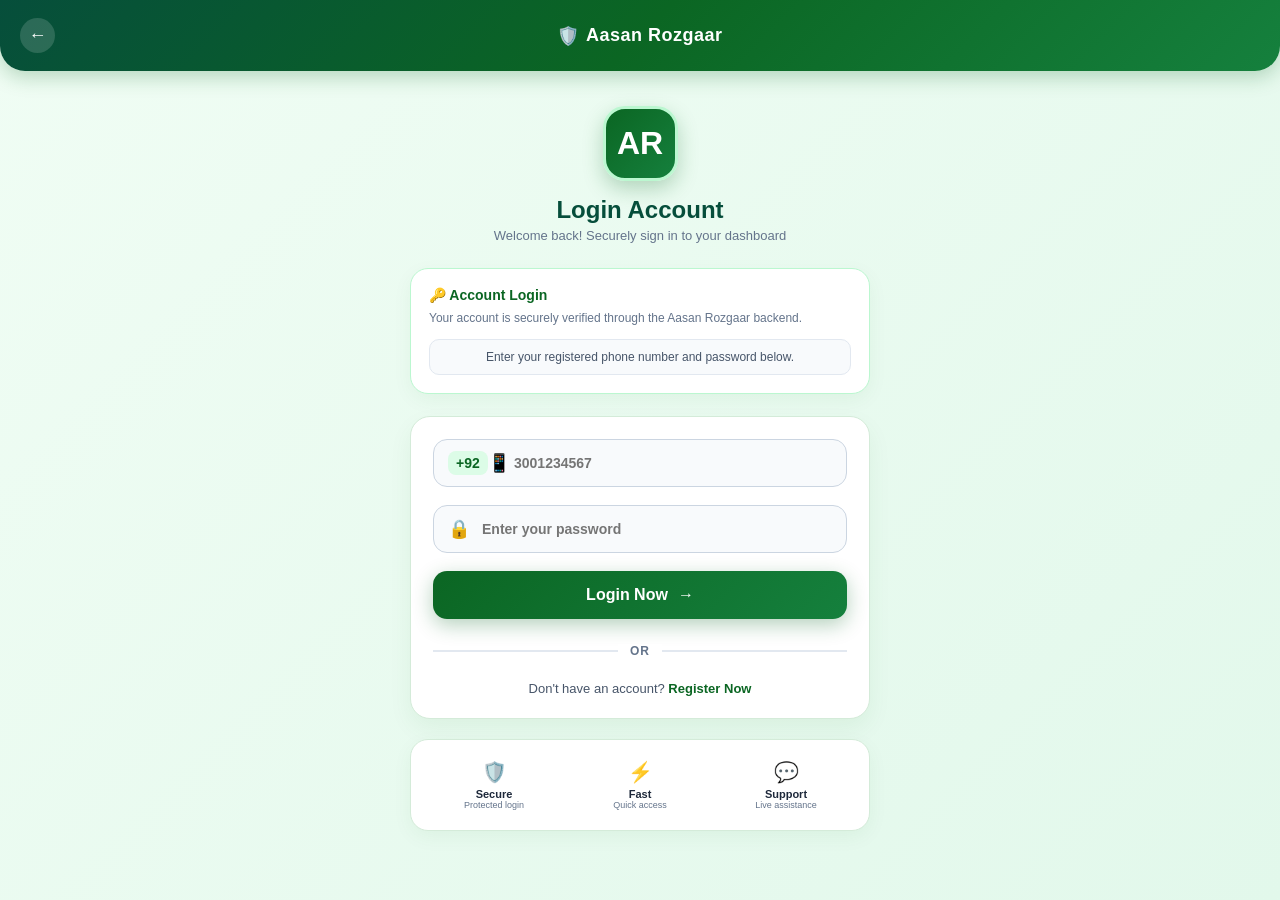
<file: login.html>
<!DOCTYPE html><html lang="en"><head><meta charset="UTF-8">
<meta name="viewport" content="width=device-width, initial-scale=1.0">
<title>Aasan Rozgaar - Secure Login Portal</title><style>
* {
    margin: 0;
    padding: 0;
    box-sizing: border-box;
    font-family: 'Segoe UI', Tahoma, Geneva, Verdana, sans-serif;
}body {
background: linear-gradient(135deg, #f0fdf4 0%, #e2f8eb 100%);
color: #1e293b;
padding-bottom: 40px;
min-height: 100vh;

}

.top-header {
background: linear-gradient(135deg, #064e3b 0%, #0b6623 50%, #15803d 100%);
color: white;
padding: 18px 20px;
display: flex;
align-items: center;
justify-content: space-between;
border-bottom-left-radius: 25px;
border-bottom-right-radius: 25px;
box-shadow: 0 6px 20px rgba(11, 102, 35, 0.25);
}

.back-link {
color: white;
text-decoration: none;
font-size: 18px;
font-weight: bold;
background: rgba(255, 255, 255, 0.15);
width: 35px;
height: 35px;
display: flex;
align-items: center;
justify-content: center;
border-radius: 50%;
}

.header-title-link {
color: white;
text-decoration: none;
font-size: 18px;
font-weight: 800;
letter-spacing: 0.5px;
display: flex;
align-items: center;
gap: 6px;
}

.container {
padding: 25px 20px;
max-width: 500px;
margin: 0 auto;
}

.brand-logo-box {
text-align: center;
margin-bottom: 25px;
margin-top: 10px;
}

.app-avatar {
width: 75px;
height: 75px;
background: linear-gradient(135deg, #0b6623, #15803d);
color: white;
font-size: 32px;
font-weight: 900;
display: flex;
align-items: center;
justify-content: center;
border-radius: 22px;
margin: 0 auto 15px auto;
box-shadow: 0 8px 20px rgba(11, 102, 35, 0.25);
border: 3px solid #bbf7d0;
}

.brand-logo-box h1 {
font-size: 24px;
color: #064e3b;
font-weight: 900;
margin-bottom: 4px;
}

.brand-logo-box p {
font-size: 13px;
color: #64748b;
font-weight: 500;
}

.saved-accounts-box {
background: white;
border: 1.5px solid #bbf7d0;
border-radius: 18px;
padding: 18px;
margin-bottom: 22px;
box-shadow: 0 6px 20px rgba(0, 100, 0, 0.05);
}

.saved-accounts-box h4 {
font-size: 14px;
color: #0b6623;
margin-bottom: 6px;
font-weight: 700;
}

.saved-accounts-box p {
font-size: 12px;
color: #64748b;
margin-bottom: 12px;
line-height: 1.5;
}

.no-account-badge {
background: #f8fafc;
padding: 10px 12px;
border-radius: 10px;
font-size: 12px;
color: #475569;
border: 1px solid #e2e8f0;
text-align: center;
font-weight: 500;
}

.login-card {
background: white;
padding: 22px;
border-radius: 20px;
box-shadow: 0 10px 25px rgba(0, 100, 0, 0.06);
border: 1.5px solid #d4ebd9;
}

.input-group {
position: relative;
margin-bottom: 18px;
}

.input-group input {
width: 100%;
padding: 15px 15px 15px 48px;
border: 1.5px solid #cbd5e1;
border-radius: 14px;
font-size: 14px;
background: #f8fafc;
outline: none;
color: #1e293b;
font-weight: 600;
}

.phone-group input {
padding-left: 80px;
}

.phone-prefix {
position: absolute;
left: 15px;
top: 50%;
transform: translateY(-50%);
color: #0b6623;
font-weight: 800;
font-size: 14px;
background: #dcfce7;
padding: 4px 8px;
border-radius: 8px;
}

.input-icon {
position: absolute;
left: 15px;
top: 50%;
transform: translateY(-50%);
color: #0b6623;
font-size: 18px;
}

.btn-login-now {
background: linear-gradient(135deg, #0b6623, #15803d);
color: white;
width: 100%;
padding: 15px;
border: none;
border-radius: 14px;
font-size: 16px;
font-weight: 800;
cursor: pointer;
display: flex;
align-items: center;
justify-content: center;
gap: 10px;
box-shadow: 0 6px 20px rgba(11, 102, 35, 0.3);
margin-top: 10px;
}

.divider-or {
text-align: center;
margin: 22px 0;
position: relative;
}

.divider-or span {
background: white;
padding: 0 12px;
font-size: 12px;
color: #64748b;
position: relative;
z-index: 1;
font-weight: 700;
letter-spacing: 1px;
}

.divider-or::before {
content: "";
position: absolute;
top: 50%;
left: 0;
width: 100%;
height: 1.5px;
background: #e2e8f0;
z-index: 0;
}

.register-redirect {
text-align: center;
font-size: 13px;
color: #475569;
margin-top: 5px;
font-weight: 500;
}

.register-redirect a {
color: #0b6623;
text-decoration: none;
font-weight: 800;
}

.footer-features {
display: flex;
justify-content: space-around;
text-align: center;
background: white;
padding: 16px 10px;
border-radius: 18px;
box-shadow: 0 6px 20px rgba(0, 100, 0, 0.05);
margin-top: 20px;
border: 1.5px solid #d4ebd9;
}

.feature-item {
flex: 1;
padding: 4px;
}

.feature-icon {
font-size: 20px;
margin-bottom: 4px;
}

.feature-item h5 {
font-size: 11px;
color: #1e293b;
font-weight: 700;
margin-top: 2px;
}

.feature-item p {
font-size: 9px;
color: #64748b;
font-weight: 500;
}

</style></head><body><div class="top-header">
<a href="index.html" class="back-link">←</a><a href="index.html" class="header-title-link">
<span>🛡️</span>
Aasan Rozgaar
</a>

<div style="width:35px;"></div></div><div class="container"><div class="brand-logo-box">
    <div class="app-avatar">AR</div><h1>Login Account</h1>

<p>
    Welcome back! Securely sign in to your dashboard
</p>

</div><div class="saved-accounts-box"><h4>🔑 Account Login</h4>

<p>
    Your account is securely verified through the Aasan Rozgaar backend.
</p>

<div class="no-account-badge">
    Enter your registered phone number and password below.
</div>

</div><div class="login-card"><form id="loginForm">

    <div class="input-group phone-group">

        <span class="phone-prefix">+92</span>

        <span
            class="input-icon"
            style="left:55px;"
        >
            📱
        </span>

        <input
            type="tel"
            id="loginPhone"
            placeholder="3001234567"
            maxlength="10"
            inputmode="numeric"
            autocomplete="tel"
            required
        >

    </div>

    <div class="input-group">

        <span class="input-icon">🔒</span>

        <input
            type="password"
            id="loginPass"
            placeholder="Enter your password"
            autocomplete="current-password"
            required
        >

    </div>

    <button
        type="submit"
        class="btn-login-now"
        id="loginButton"
    >
        Login Now <span>&rarr;</span>
    </button>

</form>

<div class="divider-or">
    <span>OR</span>
</div>

<div class="register-redirect">
    Don't have an account?

    <a href="register.html">
        Register Now
    </a>
</div>

</div><div class="footer-features"><div class="feature-item">
    <div class="feature-icon">🛡️</div>
    <h5>Secure</h5>
    <p>Protected login</p>
</div>

<div class="feature-item">
    <div class="feature-icon">⚡</div>
    <h5>Fast</h5>
    <p>Quick access</p>
</div>

<div
    class="feature-item"
    onclick="window.open('https://api.whatsapp.com/send?phone=447718486232', '_blank')"
>
    <div class="feature-icon">💬</div>
    <h5>Support</h5>
    <p>Live assistance</p>
</div>

</div></div><script>
var BACKEND_URL = "https://aasan-rozgaar-backend.onrender.com";var loginForm = document.getElementById("loginForm");
var loginPhone = document.getElementById("loginPhone");
var loginPass = document.getElementById("loginPass");
var loginButton = document.getElementById("loginButton");

loginPhone.addEventListener("input", function () {
this.value = this.value.replace(/[^0-9]/g, "");
});

loginForm.addEventListener("submit", function (event) {
event.preventDefault();

var phone = loginPhone.value.trim();
var password = loginPass.value;

if (!/^[0-9]{10}$/.test(phone)) {
    alert("Please enter a valid 10-digit phone number.");
    return;
}

if (!password) {
    alert("Please enter your password.");
    return;
}

loginButton.disabled = true;
loginButton.innerHTML = "Logging in...";

var request = new XMLHttpRequest();

request.open(
    "POST",
    BACKEND_URL + "/api/login",
    true
);

request.withCredentials = true;

request.setRequestHeader(
    "Content-Type",
    "application/json"
);

request.setRequestHeader(
    "Accept",
    "application/json"
);

request.onreadystatechange = function () {

    if (request.readyState !== 4) {
        return;
    }

    if (request.status < 200 || request.status >= 300) {
        loginButton.disabled = false;
        loginButton.innerHTML = 'Login Now <span>&rarr;</span>';

        var message = "Login failed.";

        try {
            var errorData = JSON.parse(request.responseText);

            if (errorData.message) {
                message = errorData.message;
            }
        } catch (error) {
        }

        alert(message);
        return;
    }

    var data;

    try {
        data = JSON.parse(request.responseText);
    } catch (error) {
        loginButton.disabled = false;
        loginButton.innerHTML = 'Login Now <span>&rarr;</span>';
        alert("Invalid response from server.");
        return;
    }

    if (
        data.success !== true ||
        !data.user ||
        !data.sessionToken ||
        !data.csrfToken
    ) {
        loginButton.disabled = false;
        loginButton.innerHTML = 'Login Now <span>&rarr;</span>';

        alert(
            data.message ||
            "Login response is incomplete."
        );

        return;
    }

    try {
        sessionStorage.setItem(
            "userSessionToken",
            data.sessionToken
        );

        sessionStorage.setItem(
            "sessionToken",
            data.sessionToken
        );

        sessionStorage.setItem(
            "userCsrfToken",
            data.csrfToken
        );

        sessionStorage.setItem(
            "csrfToken",
            data.csrfToken
        );

        var loggedInUser =
            data.user.username || "";

        sessionStorage.setItem(
            "username",
            loggedInUser
        );

        sessionStorage.setItem(
            "currentUser",
            loggedInUser
        );

        localStorage.setItem(
            "currentUser",
            loggedInUser
        );

        localStorage.setItem(
            "backendUser",
            JSON.stringify(data.user)
        );

        localStorage.setItem(
            "isLoggedIn",
            "true"
        );

        loginButton.innerHTML = "Login Successful";

        window.location.replace("./home.html");

    } catch (error) {
        loginButton.disabled = false;
        loginButton.innerHTML = 'Login Now <span>&rarr;</span>';
        alert("Could not save login session.");
    }
};

request.onerror = function () {
    loginButton.disabled = false;
    loginButton.innerHTML = 'Login Now <span>&rarr;</span>';

    alert(
        "Unable to connect to Aasan Rozgaar server."
    );
};

request.send(
    JSON.stringify({
        phone: "+92" + phone,
        password: password
    })
);

});
</script></body>

    </html>
</file>
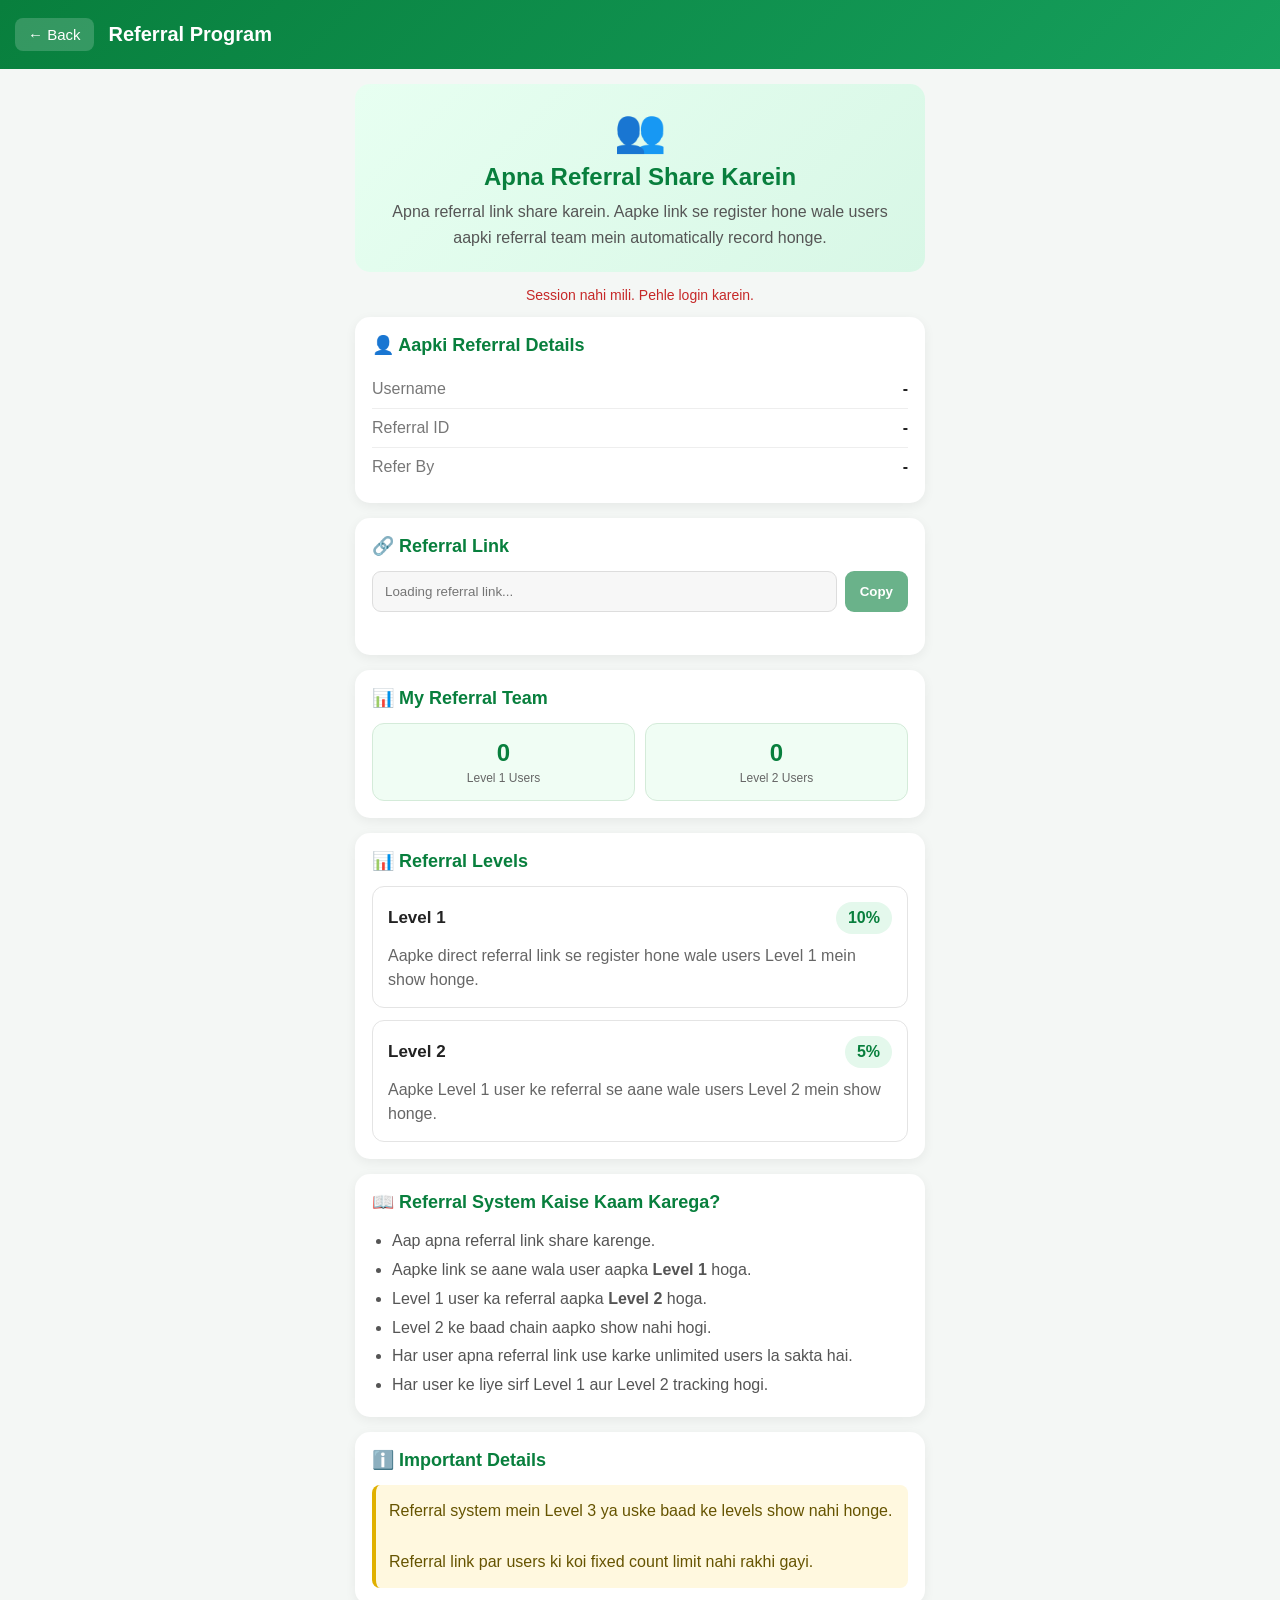
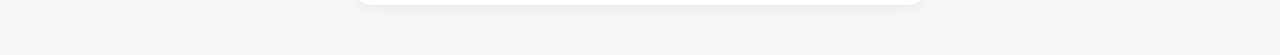
<file: referral.html>
<!DOCTYPE html>
<html lang="en">
<head>
<meta charset="UTF-8">
<meta name="viewport" content="width=device-width, initial-scale=1.0">
<title>Referral Program</title>

<style>
*{box-sizing:border-box}

body{
    margin:0;
    font-family:Arial,sans-serif;
    background:#f4f7f5;
    color:#222
}

.header{
    background:linear-gradient(135deg,#087f3d,#16a05d);
    color:white;
    padding:18px 15px;
    display:flex;
    align-items:center;
    gap:15px;
    font-size:20px;
    font-weight:bold
}

.back-btn{
    border:0;
    background:rgba(255,255,255,.18);
    color:white;
    padding:8px 13px;
    border-radius:8px;
    font-size:15px;
    cursor:pointer
}

.container{
    max-width:600px;
    margin:auto;
    padding:15px
}

.banner{
    background:linear-gradient(135deg,#e7fff1,#d8f7e6);
    border-radius:15px;
    padding:22px 18px;
    text-align:center;
    margin-bottom:15px
}

.banner-icon{
    font-size:42px
}

.banner h2{
    margin:8px 0;
    color:#087f3d
}

.banner p{
    margin:0;
    line-height:1.6;
    color:#555
}

.card{
    background:white;
    border-radius:15px;
    padding:17px;
    margin-bottom:15px;
    box-shadow:0 3px 12px rgba(0,0,0,.06)
}

.card-title{
    font-size:18px;
    font-weight:bold;
    color:#087f3d;
    margin-bottom:14px
}

.info-row{
    display:flex;
    justify-content:space-between;
    gap:10px;
    padding:10px 0;
    border-bottom:1px solid #eee
}

.info-row:last-child{
    border-bottom:0
}

.label{
    color:#777
}

.value{
    font-weight:bold;
    word-break:break-word;
    text-align:right
}

.link-box{
    display:flex;
    gap:8px
}

.link-box input{
    flex:1;
    min-width:0;
    padding:12px;
    border:1px solid #ddd;
    border-radius:9px;
    background:#f7f7f7
}

.copy-btn{
    border:0;
    background:#087f3d;
    color:white;
    padding:0 15px;
    border-radius:9px;
    font-weight:bold;
    cursor:pointer
}

.copy-btn:disabled{
    opacity:.6;
    cursor:not-allowed
}

.copy-message{
    color:#087f3d;
    font-size:13px;
    margin-top:8px;
    min-height:18px
}

.level{
    border:1px solid #e4e4e4;
    border-radius:12px;
    padding:15px;
    margin-bottom:12px
}

.level:last-child{
    margin-bottom:0
}

.level-head{
    display:flex;
    justify-content:space-between;
    align-items:center
}

.level-name{
    font-weight:bold;
    font-size:17px
}

.percent{
    background:#e4f8ec;
    color:#087f3d;
    padding:7px 12px;
    border-radius:20px;
    font-weight:bold
}

.level p{
    margin:10px 0 0;
    color:#666;
    line-height:1.5
}

.count-box{
    display:grid;
    grid-template-columns:1fr 1fr;
    gap:10px;
    margin-top:12px
}

.count-item{
    background:#f0fdf4;
    border:1px solid #d4ebd9;
    border-radius:12px;
    padding:15px;
    text-align:center
}

.count-number{
    font-size:24px;
    font-weight:bold;
    color:#087f3d
}

.count-label{
    font-size:12px;
    color:#666;
    margin-top:4px
}

.detail-list{
    margin:0;
    padding-left:20px;
    color:#555;
    line-height:1.8
}

.note{
    background:#fff8df;
    border-left:4px solid #e0b000;
    padding:13px;
    border-radius:8px;
    color:#665400;
    line-height:1.6
}

.footer-space{
    height:20px
}

.error-message{
    text-align:center;
    color:#c62828;
    font-size:14px;
    margin:10px 0;
    min-height:20px
}

.loading{
    opacity:.65
}
</style>
</head>

<body>

<div class="header">

    <button
        class="back-btn"
        onclick="goBack()">
        ← Back
    </button>

    <div>
        Referral Program
    </div>

</div>

<div class="container">

    <div class="banner">

        <div class="banner-icon">
            👥
        </div>

        <h2>
            Apna Referral Share Karein
        </h2>

        <p>
            Apna referral link share karein. Aapke link se
            register hone wale users aapki referral team mein
            automatically record honge.
        </p>

    </div>

    <div
        class="error-message"
        id="errorMessage">
    </div>

    <div class="card">

        <div class="card-title">
            👤 Aapki Referral Details
        </div>

        <div class="info-row">

            <span class="label">
                Username
            </span>

            <span
                class="value loading"
                id="username">
                Loading...
            </span>

        </div>

        <div class="info-row">

            <span class="label">
                Referral ID
            </span>

            <span
                class="value loading"
                id="referralId">
                Loading...
            </span>

        </div>

        <div class="info-row">

            <span class="label">
                Refer By
            </span>

            <span
                class="value loading"
                id="referBy">
                Loading...
            </span>

        </div>

    </div>

    <div class="card">

        <div class="card-title">
            🔗 Referral Link
        </div>

        <div class="link-box">

            <input
                id="referralLink"
                readonly
                placeholder="Loading referral link..."
            >

            <button
                class="copy-btn"
                id="copyButton"
                onclick="copyReferralLink()"
                disabled>
                Copy
            </button>

        </div>

        <div
            class="copy-message"
            id="copyMessage">
        </div>

    </div>

    <div class="card">

        <div class="card-title">
            📊 My Referral Team
        </div>

        <div class="count-box">

            <div class="count-item">

                <div
                    class="count-number"
                    id="level1Count">
                    0
                </div>

                <div class="count-label">
                    Level 1 Users
                </div>

            </div>

            <div class="count-item">

                <div
                    class="count-number"
                    id="level2Count">
                    0
                </div>

                <div class="count-label">
                    Level 2 Users
                </div>

            </div>

        </div>

    </div>

    <div class="card">

        <div class="card-title">
            📊 Referral Levels
        </div>

        <div class="level">

            <div class="level-head">

                <div class="level-name">
                    Level 1
                </div>

                <div class="percent">
                    10%
                </div>

            </div>

            <p>
                Aapke direct referral link se register hone wale
                users Level 1 mein show honge.
            </p>

        </div>

        <div class="level">

            <div class="level-head">

                <div class="level-name">
                    Level 2
                </div>

                <div class="percent">
                    5%
                </div>

            </div>

            <p>
                Aapke Level 1 user ke referral se aane wale users
                Level 2 mein show honge.
            </p>

        </div>

    </div>

    <div class="card">

        <div class="card-title">
            📖 Referral System Kaise Kaam Karega?
        </div>

        <ul class="detail-list">

            <li>
                Aap apna referral link share karenge.
            </li>

            <li>
                Aapke link se aane wala user aapka
                <b>Level 1</b> hoga.
            </li>

            <li>
                Level 1 user ka referral aapka
                <b>Level 2</b> hoga.
            </li>

            <li>
                Level 2 ke baad chain aapko show nahi hogi.
            </li>

            <li>
                Har user apna referral link use karke
                unlimited users la sakta hai.
            </li>

            <li>
                Har user ke liye sirf Level 1 aur Level 2
                tracking hogi.
            </li>

        </ul>

    </div>

    <div class="card">

        <div class="card-title">
            ℹ️ Important Details
        </div>

        <div class="note">

            Referral system mein Level 3 ya uske baad ke levels
            show nahi honge.

            <br><br>

            Referral link par users ki koi fixed count limit nahi
            rakhi gayi.

        </div>

    </div>

    <div class="footer-space"></div>

</div>

<script>

const BACKEND_URL =
    "https://aasan-rozgaar-backend.onrender.com";

function getSessionToken(){

    return (
        sessionStorage.getItem("userSessionToken") ||
        sessionStorage.getItem("sessionToken") ||
        ""
    ).trim();

}

function getCsrfToken(){

    return (
        sessionStorage.getItem("userCsrfToken") ||
        sessionStorage.getItem("csrfToken") ||
        ""
    ).trim();

}

function getAuthHeaders(){

    const token =
        getSessionToken();

    const csrfToken =
        getCsrfToken();

    const headers = {
        "Accept":"application/json"
    };

    if(token){

        headers["Authorization"] =
            "Bearer " + token;

    }

    if(csrfToken){

        headers["X-CSRF-Token"] =
            csrfToken;

    }

    return headers;

}

function clearReferralData(){

    document.getElementById(
        "username"
    ).textContent = "-";

    document.getElementById(
        "referralId"
    ).textContent = "-";

    document.getElementById(
        "referBy"
    ).textContent = "-";

    document.getElementById(
        "level1Count"
    ).textContent = "0";

    document.getElementById(
        "level2Count"
    ).textContent = "0";

    document.getElementById(
        "referralLink"
    ).value = "";

    document.getElementById(
        "copyButton"
    ).disabled = true;

    document.querySelectorAll(
        ".loading"
    ).forEach(function(element){

        element.classList.remove(
            "loading"
        );

    });

}

async function loadReferralPage(){

    const errorMessage =
        document.getElementById(
            "errorMessage"
        );

    errorMessage.textContent = "";

    const token =
        getSessionToken();

    if(!token){

        clearReferralData();

        errorMessage.textContent =
            "Session nahi mili. Pehle login karein.";

        return;

    }

    try{

        const response =
            await fetch(
                BACKEND_URL +
                "/api/referral/me",
                {
                    method:"GET",
                    credentials:"include",
                    headers:getAuthHeaders(),
                    cache:"no-store"
                }
            );

        let result = null;

        try{

            result =
                await response.json();

        }catch(error){

            throw new Error(
                "Backend se valid response nahi mila."
            );

        }

        if(response.status === 401){

            throw new Error(
                "Session expire ho gayi. Dobara login karein."
            );

        }

        if(response.status === 403){

            throw new Error(
                result.message ||
                "Access denied."
            );

        }

        if(
            !response.ok ||
            result.success !== true
        ){

            throw new Error(
                result.message ||
                "Referral information load nahi ho saki."
            );

        }

        if(!result.referral){

            throw new Error(
                "Referral data nahi mila."
            );

        }

        const referral =
            result.referral;

        document.getElementById(
            "username"
        ).textContent =
            referral.username || "-";

        document.getElementById(
            "referralId"
        ).textContent =
            referral.referralCode || "-";

        document.getElementById(
            "referBy"
        ).textContent =
            referral.referredBy ||
            "Direct / None";

        document.getElementById(
            "level1Count"
        ).textContent =
            Number(
                referral.level1Count || 0
            );

        document.getElementById(
            "level2Count"
        ).textContent =
            Number(
                referral.level2Count || 0
            );

        const referralLink =
            String(
                referral.referralLink || ""
            ).trim();

        document.getElementById(
            "referralLink"
        ).value =
            referralLink;

        document.getElementById(
            "copyButton"
        ).disabled =
            !referralLink;

        document.querySelectorAll(
            ".loading"
        ).forEach(function(element){

            element.classList.remove(
                "loading"
            );

        });

    }catch(error){

        clearReferralData();

        errorMessage.textContent =
            error.message ||
            "Referral information load nahi ho saki.";

    }

}

async function copyReferralLink(){

    const input =
        document.getElementById(
            "referralLink"
        );

    const message =
        document.getElementById(
            "copyMessage"
        );

    const button =
        document.getElementById(
            "copyButton"
        );

    const link =
        String(
            input.value || ""
        ).trim();

    if(!link){

        message.textContent =
            "Referral link available nahi hai.";

        return;

    }

    button.disabled = true;

    try{

        if(
            navigator.clipboard &&
            window.isSecureContext
        ){

            await navigator.clipboard.writeText(
                link
            );

        }else{

            input.focus();

            input.select();

            input.setSelectionRange(
                0,
                99999
            );

            const copied =
                document.execCommand(
                    "copy"
                );

            if(!copied){

                throw new Error(
                    "Copy failed"
                );

            }

        }

        message.textContent =
            "Referral link copied ✓";

        setTimeout(function(){

            message.textContent = "";

        },2000);

    }catch(error){

        message.textContent =
            "Copy nahi ho saka. Link ko manually copy karein.";

    }finally{

        button.disabled = false;

    }

}

function goBack(){

    if(
        document.referrer &&
        document.referrer !==
        window.location.href
    ){

        history.back();

    }else{

        window.location.href =
            "./home.html";

    }

}

document.addEventListener(
    "DOMContentLoaded",
    function(){

        loadReferralPage();

    }
);

</script>

</body>
</html>
</file>
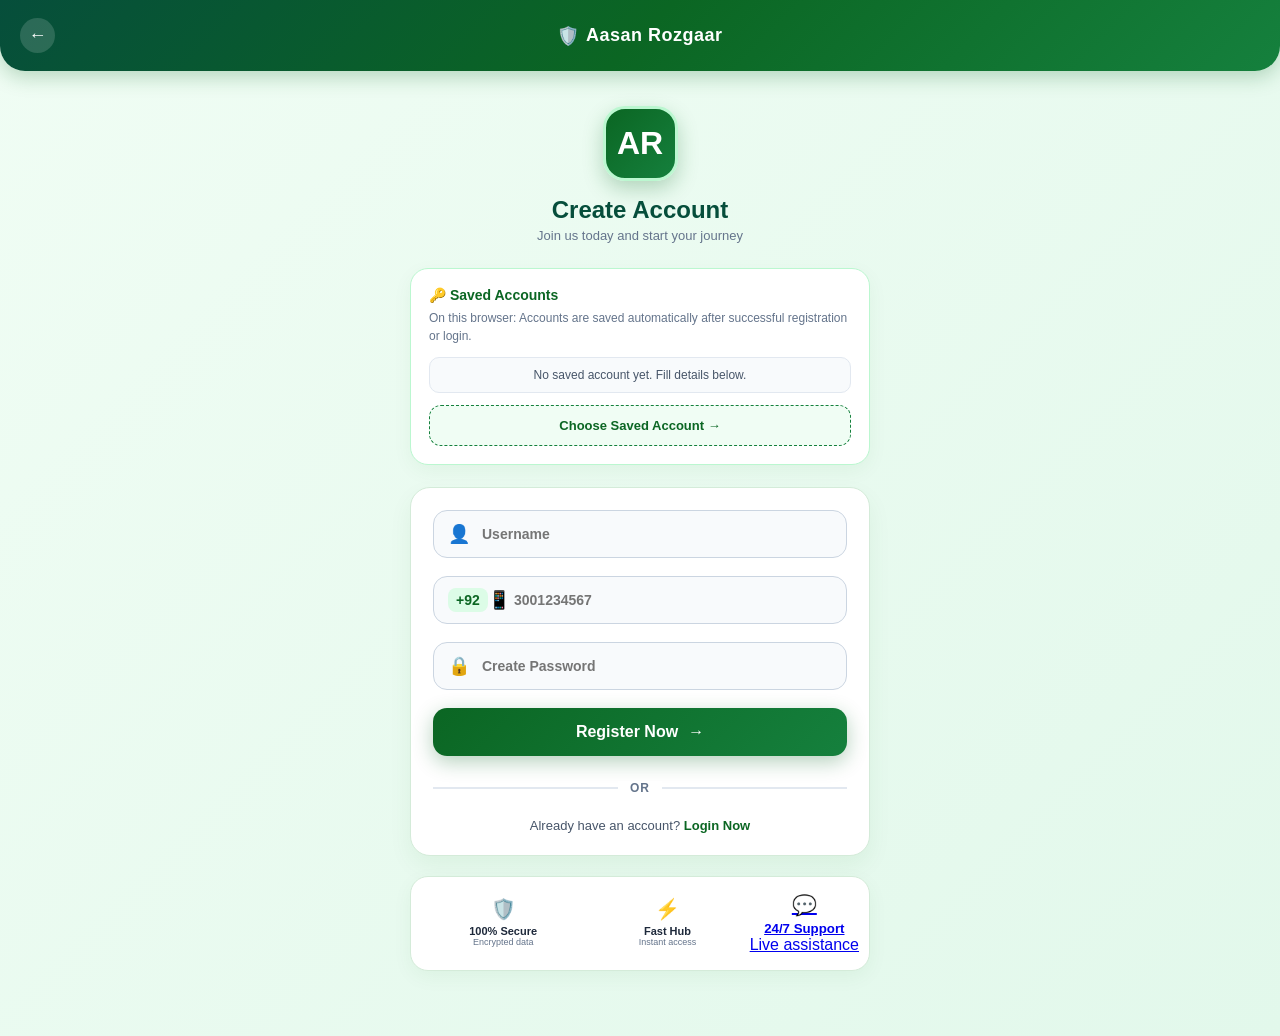
<file: register.html>
<!DOCTYPE html>
<html lang="en">
<head>
<meta charset="UTF-8">
<meta name="viewport" content="width=device-width, initial-scale=1.0">
<title>Aasan Rozgaar - Secure Registration Portal</title>

<style>
* {
    margin: 0;
    padding: 0;
    box-sizing: border-box;
    font-family: 'Segoe UI', Tahoma, Geneva, Verdana, sans-serif;
}

body {
    background: linear-gradient(135deg, #f0fdf4 0%, #e2f8eb 100%);
    color: #1e293b;
    padding-bottom: 40px;
    min-height: 100vh;
}

.top-header {
    background: linear-gradient(135deg, #064e3b 0%, #0b6623 50%, #15803d 100%);
    color: white;
    padding: 18px 20px;
    display: flex;
    align-items: center;
    justify-content: space-between;
    border-bottom-left-radius: 25px;
    border-bottom-right-radius: 25px;
    box-shadow: 0 6px 20px rgba(11, 102, 35, 0.25);
}

.back-link {
    color: white;
    text-decoration: none;
    font-size: 18px;
    font-weight: bold;
    background: rgba(255, 255, 255, 0.15);
    width: 35px;
    height: 35px;
    display: flex;
    align-items: center;
    justify-content: center;
    border-radius: 50%;
}

.header-title-link {
    color: white;
    text-decoration: none;
    font-size: 18px;
    font-weight: 800;
    letter-spacing: 0.5px;
    display: flex;
    align-items: center;
    gap: 6px;
}

.container {
    padding: 25px 20px;
    max-width: 500px;
    margin: 0 auto;
}

.brand-logo-box {
    text-align: center;
    margin-bottom: 25px;
    margin-top: 10px;
}

.app-avatar {
    width: 75px;
    height: 75px;
    background: linear-gradient(135deg, #0b6623, #15803d);
    color: white;
    font-size: 32px;
    font-weight: 900;
    display: flex;
    align-items: center;
    justify-content: center;
    border-radius: 22px;
    margin: 0 auto 15px auto;
    box-shadow: 0 8px 20px rgba(11, 102, 35, 0.25);
    border: 3px solid #bbf7d0;
}

.brand-logo-box h1 {
    font-size: 24px;
    color: #064e3b;
    font-weight: 900;
    margin-bottom: 4px;
}

.brand-logo-box p {
    font-size: 13px;
    color: #64748b;
    font-weight: 500;
}

.saved-accounts-box {
    background: white;
    border: 1.5px solid #bbf7d0;
    border-radius: 18px;
    padding: 18px;
    margin-bottom: 22px;
    box-shadow: 0 6px 20px rgba(0, 100, 0, 0.05);
}

.saved-accounts-box h4 {
    font-size: 14px;
    color: #0b6623;
    margin-bottom: 6px;
    font-weight: 700;
}

.saved-accounts-box p {
    font-size: 12px;
    color: #64748b;
    margin-bottom: 12px;
    line-height: 1.5;
}

.no-account-badge {
    background: #f8fafc;
    padding: 10px 12px;
    border-radius: 10px;
    font-size: 12px;
    color: #475569;
    margin-bottom: 12px;
    border: 1px solid #e2e8f0;
    text-align: center;
    font-weight: 500;
}

.btn-choose-saved {
    display: block;
    width: 100%;
    background: #f0fdf4;
    color: #0b6623;
    border: 1.5px dashed #15803d;
    padding: 12px;
    border-radius: 12px;
    font-weight: 700;
    text-align: center;
    text-decoration: none;
    font-size: 13px;
}

.register-card {
    background: white;
    padding: 22px;
    border-radius: 20px;
    box-shadow: 0 10px 25px rgba(0, 100, 0, 0.06);
    border: 1.5px solid #d4ebd9;
}

.input-group {
    position: relative;
    margin-bottom: 18px;
}

.input-group input {
    width: 100%;
    padding: 15px 15px 15px 48px;
    border: 1.5px solid #cbd5e1;
    border-radius: 14px;
    font-size: 14px;
    background: #f8fafc;
    outline: none;
    color: #1e293b;
    font-weight: 600;
}

.phone-group input {
    padding-left: 80px;
}

.phone-prefix {
    position: absolute;
    left: 15px;
    top: 50%;
    transform: translateY(-50%);
    color: #0b6623;
    font-weight: 800;
    font-size: 14px;
    background: #dcfce7;
    padding: 4px 8px;
    border-radius: 8px;
    z-index: 2;
}

.input-icon {
    position: absolute;
    left: 15px;
    top: 50%;
    transform: translateY(-50%);
    color: #0b6623;
    font-size: 18px;
}

.phone-group .input-icon {
    left: 55px;
}

.input-group input:focus {
    border-color: #0b6623;
    background: white;
    box-shadow: 0 0 0 4px rgba(11, 102, 35, 0.1);
}

.btn-register-now {
    background: linear-gradient(135deg, #0b6623, #15803d);
    color: white;
    width: 100%;
    padding: 15px;
    border: none;
    border-radius: 14px;
    font-size: 16px;
    font-weight: 800;
    cursor: pointer;
    display: flex;
    align-items: center;
    justify-content: center;
    gap: 10px;
    box-shadow: 0 6px 20px rgba(11, 102, 35, 0.3);
    margin-top: 10px;
}

.btn-register-now:disabled {
    opacity: 0.7;
    cursor: not-allowed;
}

.error-msg {
    color: #dc2626;
    font-size: 12px;
    margin-top: 6px;
    display: block;
    font-weight: 600;
}

.referral-info {
    display: none;
    background: #f0fdf4;
    border: 1px solid #bbf7d0;
    color: #0b6623;
    padding: 12px;
    border-radius: 12px;
    margin-bottom: 18px;
    font-size: 12px;
    line-height: 1.5;
}

.divider-or {
    text-align: center;
    margin: 22px 0;
    position: relative;
}

.divider-or span {
    background: white;
    padding: 0 12px;
    font-size: 12px;
    color: #64748b;
    position: relative;
    z-index: 1;
    font-weight: 700;
    letter-spacing: 1px;
}

.divider-or::before {
    content: "";
    position: absolute;
    top: 50%;
    left: 0;
    width: 100%;
    height: 1.5px;
    background: #e2e8f0;
}

.login-redirect {
    text-align: center;
    font-size: 13px;
    color: #475569;
    margin-top: 5px;
    font-weight: 500;
}

.login-redirect a {
    color: #0b6623;
    text-decoration: none;
    font-weight: 800;
}

.footer-features {
    display: flex;
    justify-content: space-around;
    text-align: center;
    background: white;
    padding: 16px 10px;
    border-radius: 18px;
    box-shadow: 0 6px 20px rgba(0, 100, 0, 0.05);
    margin-top: 20px;
    border: 1.5px solid #d4ebd9;
}

.feature-item {
    flex: 1;
    cursor: pointer;
    padding: 4px;
    text-decoration: none;
    color: inherit;
    display: block;
}

.feature-icon {
    font-size: 20px;
    margin-bottom: 4px;
}

.feature-item h5 {
    font-size: 11px;
    color: #1e293b;
    font-weight: 700;
    margin-top: 2px;
}

.feature-item p {
    font-size: 9px;
    color: #64748b;
    font-weight: 500;
}
</style>
</head>

<body>

<div class="top-header">
    <a href="index.html" class="back-link">&#8592;</a>

    <a href="index.html" class="header-title-link">
        <span>🛡️</span>
        Aasan Rozgaar
    </a>

    <div style="width:35px;"></div>
</div>

<div class="container">

    <div class="brand-logo-box">

        <div class="app-avatar">
            AR
        </div>

        <h1>Create Account</h1>

        <p>
            Join us today and start your journey
        </p>

    </div>

    <div class="saved-accounts-box">

        <h4>
            🔑 Saved Accounts
        </h4>

        <p>
            On this browser: Accounts are saved automatically
            after successful registration or login.
        </p>

        <div class="no-account-badge" id="savedAccountText">
            No saved account yet. Fill details below.
        </div>

        <a href="#" class="btn-choose-saved">
            Choose Saved Account →
        </a>

    </div>

    <div class="register-card">

        <div id="referralInfo" class="referral-info"></div>

        <form id="registerForm">

            <div class="input-group">

                <span class="input-icon">
                    👤
                </span>

                <input
                    type="text"
                    id="username"
                    placeholder="Username"
                    required
                >

                <span
                    id="userError"
                    class="error-msg">
                </span>

            </div>

            <div class="input-group phone-group">

                <span class="phone-prefix">
                    +92
                </span>

                <span class="input-icon">
                    📱
                </span>

                <input
                    type="tel"
                    id="phone"
                    placeholder="3001234567"
                    maxlength="10"
                    inputmode="numeric"
                    required
                >

                <span
                    id="phoneError"
                    class="error-msg">
                </span>

            </div>

            <div class="input-group">

                <span class="input-icon">
                    🔒
                </span>

                <input
                    type="password"
                    id="password"
                    placeholder="Create Password"
                    minlength="6"
                    required
                >

            </div>

            <button
                type="submit"
                id="registerButton"
                class="btn-register-now">

                Register Now
                <span>→</span>

            </button>

        </form>

        <div class="divider-or">

            <span>
                OR
            </span>

        </div>

        <div class="login-redirect">

            Already have an account?

            <a href="login.html">
                Login Now
            </a>

        </div>

    </div>

    <div class="footer-features">

        <div class="feature-item">

            <div class="feature-icon">
                🛡️
            </div>

            <h5>
                100% Secure
            </h5>

            <p>
                Encrypted data
            </p>

        </div>

        <div class="feature-item">

            <div class="feature-icon">
                ⚡
            </div>

            <h5>
                Fast Hub
            </h5>

            <p>
                Instant access
            </p>

        </div>

        <a
            href="https://wa.me/447718486232?s=t
            class="feature-item">

            <div class="feature-icon">
                💬
            </div>

            <h5>
                24/7 Support
            </h5>

            <p>
                Live assistance
            </p>

        </a>

    </div>

</div>

<script>

const BACKEND_URL =
    "https://aasan-rozgaar-backend.onrender.com";

function getReferralParameter() {

    const params =
        new URLSearchParams(
            window.location.search
        );

    return (
        params.get("ref") ||
        ""
    ).trim();

}

function escapeHtml(value) {

    return String(value)
        .replace(/&/g, "&amp;")
        .replace(/</g, "&lt;")
        .replace(/>/g, "&gt;")
        .replace(/"/g, "&quot;")
        .replace(/'/g, "&#039;");

}

async function findReferrerByCode(referralCode) {

    if (!referralCode) {
        return null;
    }

    try {

        const response =
            await fetch(
                BACKEND_URL +
                "/api/referral/" +
                encodeURIComponent(
                    referralCode
                ),
                {
                    method: "GET",
                    credentials: "include",
                    cache: "no-store"
                }
            );

        if (!response.ok) {
            return null;
        }

        const result =
            await response.json();

        if (
            result.success === true &&
            result.referrer
        ) {
            return result.referrer;
        }

    } catch (error) {

        console.error(
            "Referral lookup error:",
            error
        );

    }

    return null;

}

async function showReferralInfo() {

    const refCode =
        getReferralParameter();

    const box =
        document.getElementById(
            "referralInfo"
        );

    if (!refCode) {
        return;
    }

    const referrer =
        await findReferrerByCode(
            refCode
        );

    box.style.display =
        "block";

    if (!referrer) {

        box.innerHTML =
            "❌ <b>Invalid referral link.</b><br>" +
            "Is referral link se registration continue nahi ho sakti.";

        return;
    }

    box.innerHTML =
        "👤 <b>Referral by:</b> " +
        escapeHtml(
            referrer.username
        ) +
        "<br>" +
        "Aap is user ke direct referral ke taur par register honge.";

}

document
.getElementById("registerForm")
.addEventListener(
    "submit",
    async function(e) {

        e.preventDefault();

        const username =
            document
            .getElementById("username")
            .value
            .trim();

        const phoneInput =
            document
            .getElementById("phone")
            .value
            .trim();

        const password =
            document
            .getElementById("password")
            .value;

        const userError =
            document.getElementById(
                "userError"
            );

        const phoneError =
            document.getElementById(
                "phoneError"
            );

        const registerButton =
            document.getElementById(
                "registerButton"
            );

        userError.textContent = "";
        phoneError.textContent = "";

        if (username.length < 3) {

            userError.textContent =
                "Username must contain at least 3 characters.";

            return;

        }

        if (password.length < 6) {

            alert(
                "Password must contain at least 6 characters."
            );

            return;

        }

        const phoneRegex =
            /^[0-9]{10}$/;

        if (!phoneRegex.test(phoneInput)) {

            phoneError.textContent =
                "Please enter exactly 10 digits after +92.";

            return;

        }

        const fullPhone =
            "+92" + phoneInput;

        const referralCode =
            getReferralParameter();

        if (referralCode) {

            const referrer =
                await findReferrerByCode(
                    referralCode
                );

            if (!referrer) {

                alert(
                    "Invalid referral link. Please use a valid referral link."
                );

                return;

            }

            if (
                String(
                    referrer.username
                ).toLowerCase() ===
                username.toLowerCase()
            ) {

                alert(
                    "You cannot use your own referral link."
                );

                return;

            }

        }

        registerButton.disabled =
            true;

        registerButton.innerHTML =
            "Creating Account...";

        try {

            const response =
                await fetch(
                    BACKEND_URL +
                    "/api/register",
                    {
                        method: "POST",

                        headers: {
                            "Content-Type":
                                "application/json",
                            "Accept":
                                "application/json"
                        },

                        credentials:
                            "include",

                        body: JSON.stringify({

                            username:
                                username,

                            password:
                                password,

                            phone:
                                fullPhone,

                            referralCode:
                                referralCode

                        })

                    }
                );

            let result = null;

            try {

                result =
                    await response.json();

            } catch (jsonError) {

                result = null;

            }

            if (
                !response.ok ||
                !result ||
                result.success !== true
            ) {

                alert(
                    result?.message ||
                    "Registration failed. Please try again."
                );

                registerButton.disabled =
                    false;

                registerButton.innerHTML =
                    "Register Now <span>→</span>";

                return;

            }

            if (
                result.sessionToken &&
                result.csrfToken
            ) {

                sessionStorage.setItem(
                    "userSessionToken",
                    result.sessionToken
                );

                sessionStorage.setItem(
                    "sessionToken",
                    result.sessionToken
                );

                sessionStorage.setItem(
                    "userCsrfToken",
                    result.csrfToken
                );

                sessionStorage.setItem(
                    "csrfToken",
                    result.csrfToken
                );

                sessionStorage.setItem(
                    "username",
                    result.user?.username ||
                    username
                );

                sessionStorage.setItem(
                    "currentUser",
                    result.user?.username ||
                    username
                );

            }

            localStorage.setItem(
                "currentUser",
                result.user?.username ||
                username
            );

            localStorage.setItem(
                "isLoggedIn",
                "true"
            );

            localStorage.setItem(
                "backendUser",
                JSON.stringify(
                    result.user || {}
                )
            );

            document.getElementById(
                "savedAccountText"
            ).textContent =
                "Account saved: " +
                (
                    result.user?.username ||
                    username
                );

            alert(
                "Account created successfully!"
            );

            window.location.replace(
                "home.html"
            );

        } catch (error) {

            console.error(
                "Backend registration error:",
                error
            );

            alert(
                "Backend se connection nahi ho saka. Please try again."
            );

            registerButton.disabled =
                false;

            registerButton.innerHTML =
                "Register Now <span>→</span>";

        }

    }
);

document.addEventListener(
    "DOMContentLoaded",
    function() {

        showReferralInfo();

    }
);

</script>

</body>
</html>
</file>
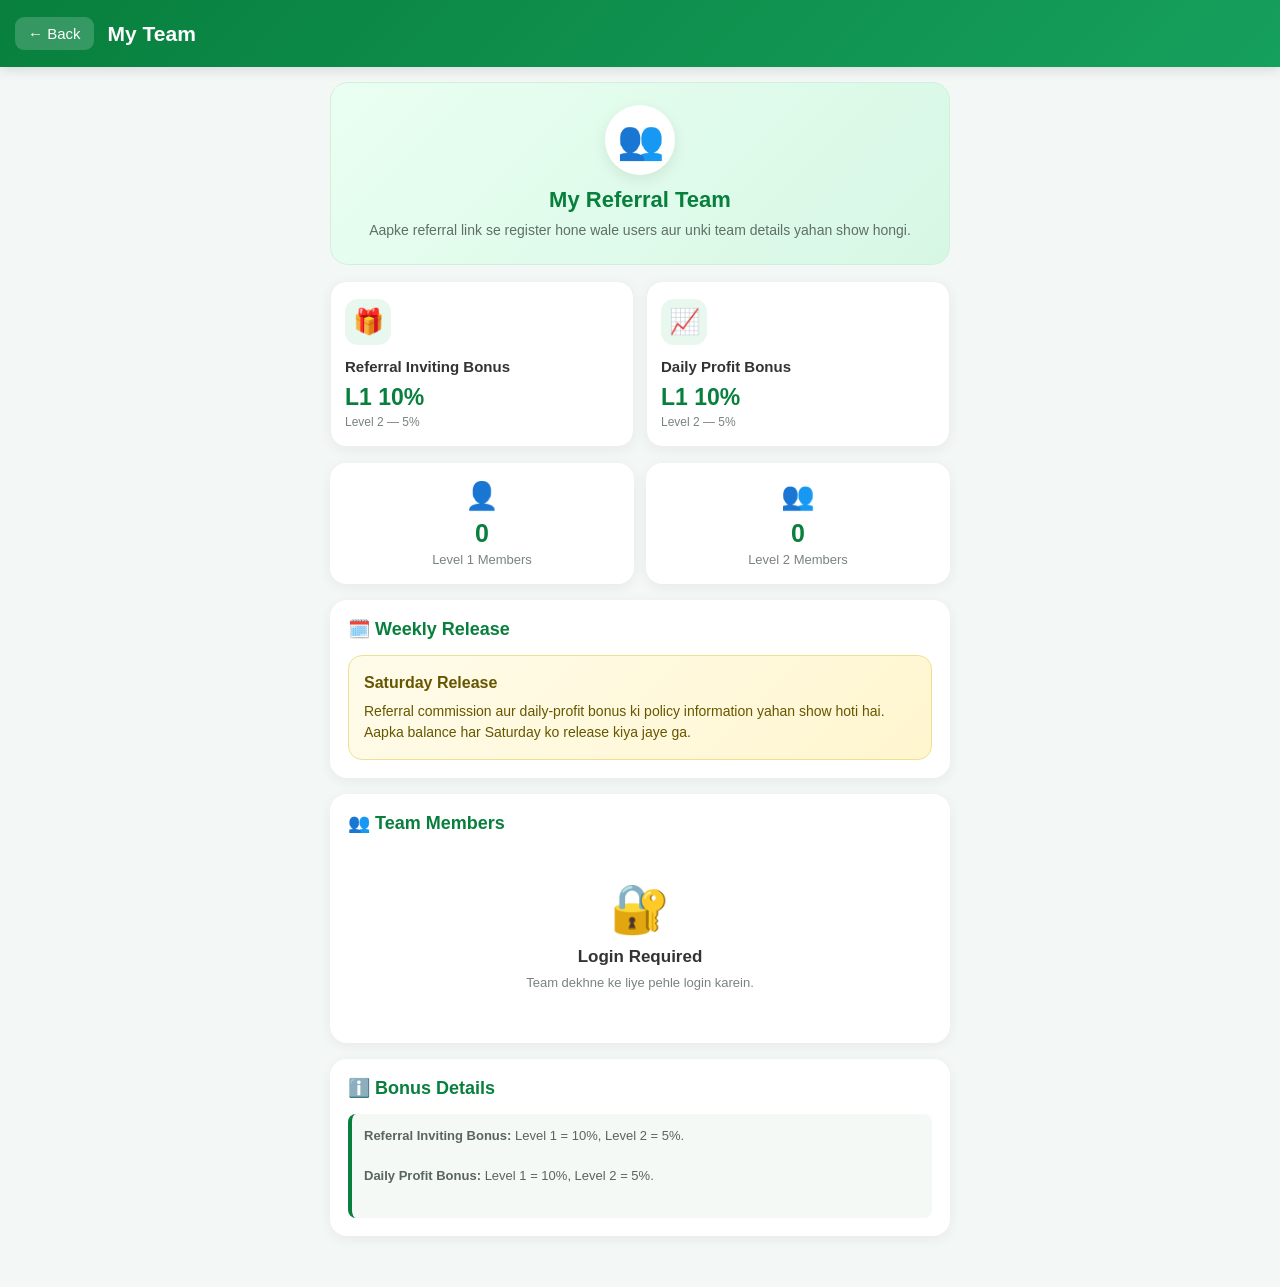
<file: team.html>
<!DOCTYPE html><html lang="en">
<head>
<meta charset="UTF-8">
<meta name="viewport" content="width=device-width, initial-scale=1.0">
<title>My Team - Aasan Rozgaar</title>
<style>
*{box-sizing:border-box}
body{margin:0;font-family:Arial,Helvetica,sans-serif;background:#f3f7f5;color:#1f2937}
.header{background:linear-gradient(135deg,#087f3d,#16a05d);color:white;padding:17px 15px;display:flex;align-items:center;gap:14px;box-shadow:0 3px 12px rgba(0,0,0,.12)}
.back-btn{border:0;background:rgba(255,255,255,.18);color:white;padding:8px 13px;border-radius:9px;font-size:15px;cursor:pointer}
.header-title{font-size:21px;font-weight:bold}
.container{max-width:650px;margin:auto;padding:15px}
.banner{background:linear-gradient(135deg,#e9fff1,#d7f7e5);border-radius:18px;padding:22px 18px;text-align:center;margin-bottom:16px;border:1px solid #d2efde}
.banner-icon{width:70px;height:70px;margin:auto;border-radius:50%;background:white;display:flex;align-items:center;justify-content:center;font-size:38px;box-shadow:0 5px 15px rgba(0,0,0,.08)}
.banner h2{margin:12px 0 7px;color:#087f3d;font-size:22px}
.banner p{margin:0;color:#5f6f66;line-height:1.55;font-size:14px}
.bonus-grid{display:grid;grid-template-columns:1fr 1fr;gap:12px;margin-bottom:16px}
.bonus-card{background:white;border-radius:16px;padding:17px 14px;box-shadow:0 3px 13px rgba(0,0,0,.06);border:1px solid #edf1ee}
.bonus-icon{width:46px;height:46px;border-radius:13px;background:#e8f8ef;display:flex;align-items:center;justify-content:center;font-size:25px;margin-bottom:12px}
.bonus-title{font-size:15px;font-weight:bold;color:#333;line-height:1.35}
.bonus-rate{color:#087f3d;font-size:23px;font-weight:bold;margin-top:7px}
.bonus-small{color:#7a847e;font-size:12px;margin-top:4px}
.summary{display:grid;grid-template-columns:1fr 1fr;gap:12px;margin-bottom:16px}
.summary-card{background:white;border-radius:16px;padding:17px;text-align:center;box-shadow:0 3px 13px rgba(0,0,0,.06)}
.summary-icon{font-size:27px}
.summary-number{margin-top:7px;font-size:25px;font-weight:bold;color:#087f3d}
.summary-label{margin-top:4px;color:#7a847e;font-size:13px}
.section{background:white;border-radius:17px;padding:18px;margin-bottom:16px;box-shadow:0 3px 13px rgba(0,0,0,.06)}
.section-title{display:flex;align-items:center;gap:9px;color:#087f3d;font-size:18px;font-weight:bold;margin-bottom:15px}
.release-box{background:linear-gradient(135deg,#fffbea,#fff6cf);border:1px solid #f1df91;border-radius:14px;padding:15px;color:#665600;line-height:1.55;font-size:14px}
.release-title{font-size:16px;font-weight:bold;margin-bottom:5px}
.member{border:1px solid #e7ece9;border-radius:15px;padding:15px;margin-bottom:13px;background:#fcfefd}
.member:last-child{margin-bottom:0}
.member-head{display:flex;align-items:center;justify-content:space-between;gap:10px;margin-bottom:13px}
.member-left{display:flex;align-items:center;gap:10px;min-width:0}
.avatar{width:45px;height:45px;border-radius:50%;background:linear-gradient(135deg,#087f3d,#18a862);color:white;display:flex;align-items:center;justify-content:center;font-size:21px;flex-shrink:0}
.member-name{font-size:16px;font-weight:bold;color:#222;word-break:break-word}
.level{background:#e5f8ed;color:#087f3d;padding:6px 10px;border-radius:20px;font-size:12px;font-weight:bold;white-space:nowrap}
.member-row{display:flex;justify-content:space-between;gap:12px;padding:9px 0;border-bottom:1px solid #edf0ee;font-size:13px}
.member-row:last-child{border-bottom:0}
.member-label{color:#7b8580}
.member-value{font-weight:bold;text-align:right;word-break:break-word}
.empty{text-align:center;padding:32px 18px;color:#7a847e}
.empty-icon{font-size:48px;margin-bottom:10px}
.empty-title{color:#333;font-weight:bold;font-size:17px;margin-bottom:6px}
.empty-text{font-size:13px;line-height:1.5}
.note{background:#f5f9f6;border-left:4px solid #087f3d;border-radius:8px;padding:12px;color:#59655e;font-size:13px;line-height:1.55}
.footer-space{height:20px}
.loading{text-align:center;padding:30px 15px;color:#087f3d;font-size:14px;font-weight:bold}
.error{text-align:center;padding:25px 15px;color:#dc2626;font-size:14px;line-height:1.5}
@media(max-width:420px){.bonus-grid{grid-template-columns:1fr}}
</style>
</head><body><div class="header">
    <button class="back-btn" onclick="goBack()">← Back</button>
    <div class="header-title">My Team</div>
</div><div class="container"><div class="banner">
    <div class="banner-icon">👥</div>
    <h2>My Referral Team</h2>
    <p>
        Aapke referral link se register hone wale
        users aur unki team details yahan show hongi.
    </p>
</div>

<div class="bonus-grid">
    <div class="bonus-card">
        <div class="bonus-icon">🎁</div>
        <div class="bonus-title">Referral Inviting Bonus</div>
        <div class="bonus-rate">L1 10%</div>
        <div class="bonus-small">Level 2 — 5%</div>
    </div>

    <div class="bonus-card">
        <div class="bonus-icon">📈</div>
        <div class="bonus-title">Daily Profit Bonus</div>
        <div class="bonus-rate">L1 10%</div>
        <div class="bonus-small">Level 2 — 5%</div>
    </div>
</div>

<div class="summary">
    <div class="summary-card">
        <div class="summary-icon">👤</div>
        <div class="summary-number" id="level1Count">0</div>
        <div class="summary-label">Level 1 Members</div>
    </div>

    <div class="summary-card">
        <div class="summary-icon">👥</div>
        <div class="summary-number" id="level2Count">0</div>
        <div class="summary-label">Level 2 Members</div>
    </div>
</div>

<div class="section">
    <div class="section-title">🗓️ Weekly Release</div>

    <div class="release-box">
        <div class="release-title">Saturday Release</div>
        Referral commission aur daily-profit bonus ki policy information yahan show hoti hai. Aapka balance har Saturday ko release kiya jaye ga.
    </div>
</div>

<div class="section">
    <div class="section-title">👥 Team Members</div>

    <div id="teamList">
        <div class="loading">Loading team...</div>
    </div>
</div>

<div class="section">
    <div class="section-title">ℹ️ Bonus Details</div>

    <div class="note">
        <b>Referral Inviting Bonus:</b>
        Level 1 = 10%, Level 2 = 5%.
        <br><br>
        <b>Daily Profit Bonus:</b>
        Level 1 = 10%, Level 2 = 5%.
        <br><br>

    </div>
</div>

<div class="footer-space"></div>

</div><script>
const BACKEND_URL =
    "https://aasan-rozgaar-backend.onrender.com";

function getCurrentUser(){
    return (
        sessionStorage.getItem("username") ||
        sessionStorage.getItem("currentUser") ||
        localStorage.getItem("currentUser") ||
        ""
    ).trim();
}

function getSessionToken(){
    return (
        sessionStorage.getItem("userSessionToken") ||
        sessionStorage.getItem("sessionToken") ||
        ""
    );
}

function getAuthHeaders(){
    const token = getSessionToken();

    const headers = {
        "Accept":"application/json"
    };

    if(token){
        headers["Authorization"] =
            "Bearer " + token;
    }

    return headers;
}

function clearSession(){
    sessionStorage.removeItem("userSessionToken");
    sessionStorage.removeItem("sessionToken");
    sessionStorage.removeItem("userCsrfToken");
    sessionStorage.removeItem("csrfToken");
    sessionStorage.removeItem("username");
    sessionStorage.removeItem("currentUser");
    localStorage.removeItem("currentUser");
}

function escapeHtml(value){
    return String(value)
        .replace(/&/g,"&amp;")
        .replace(/</g,"&lt;")
        .replace(/>/g,"&gt;")
        .replace(/"/g,"&quot;")
        .replace(/'/g,"&#039;");
}

function formatDate(value){
    if(!value || value === "-"){
        return "-";
    }

    const date = new Date(value);

    if(Number.isNaN(date.getTime())){
        return String(value);
    }

    return date.toLocaleDateString(
        "en-PK",
        {
            day:"2-digit",
            month:"short",
            year:"numeric"
        }
    );
}

function showEmpty(icon,title,text){
    document.getElementById("teamList").innerHTML = `
        <div class="empty">
            <div class="empty-icon">${icon}</div>
            <div class="empty-title">${escapeHtml(title)}</div>
            <div class="empty-text">${escapeHtml(text)}</div>
        </div>
    `;
}

function createMemberCard(member){

    const username =
        member.username || "Unknown User";

    const level =
        Number(member.level || 1);

    const createdAt =
        member.createdAt || "-";

    const referralCode =
        member.referralCode || "-";

    return `
        <div class="member">

            <div class="member-head">

                <div class="member-left">
                    <div class="avatar">👤</div>

                    <div class="member-name">
                        ${escapeHtml(username)}
                    </div>
                </div>

                <div class="level">
                    Level ${level}
                </div>

            </div>

            <div class="member-row">
                <span class="member-label">Join Date</span>
                <span class="member-value">
                    ${escapeHtml(formatDate(createdAt))}
                </span>
            </div>

            <div class="member-row">
                <span class="member-label">Referral Code</span>
                <span class="member-value">
                    ${escapeHtml(referralCode)}
                </span>
            </div>

            <div class="member-row">
                <span class="member-label">Level</span>
                <span class="member-value">
                    Level ${level}
                </span>
            </div>

        </div>
    `;
}

async function loadTeam(){

    const username =
        getCurrentUser();

    const list =
        document.getElementById("teamList");

    if(!username){
        showEmpty(
            "🔐",
            "Login Required",
            "Team dekhne ke liye pehle login karein."
        );
        return;
    }

    if(!getSessionToken()){
        clearSession();

        window.location.href =
            "login.html";

        return;
    }

    list.innerHTML =
        '<div class="loading">Loading team...</div>';

    try{

        const response =
            await fetch(
                BACKEND_URL +
                "/api/referral/team/" +
                encodeURIComponent(username),
                {
                    method:"GET",
                    headers:getAuthHeaders(),
                    credentials:"include"
                }
            );

        let result = {};

        try{
            result = await response.json();
        }catch(error){
            result = {};
        }

        if(
            response.status === 401 ||
            response.status === 403
        ){
            clearSession();

            window.location.href =
                "login.html";

            return;
        }

        if(
            !response.ok ||
            !result.success
        ){
            throw new Error(
                result.message ||
                "Unable to load team."
            );
        }

        const team =
            result.team || {};

        const members =
            Array.isArray(team.members)
                ? team.members
                : [];

        document.getElementById(
            "level1Count"
        ).textContent =
            Number(team.level1Count || 0);

        document.getElementById(
            "level2Count"
        ).textContent =
            Number(team.level2Count || 0);

        if(members.length === 0){
            showEmpty(
                "👥",
                "No Team Members Yet",
                "Jab koi user aapke referral link se register karega, woh yahan show hoga."
            );
            return;
        }

        list.innerHTML =
            members
                .map(createMemberCard)
                .join("");

    }catch(error){

        console.error(
            "Team loading error:",
            error
        );

        list.innerHTML = `
            <div class="error">
                Team data load nahi ho saka.<br>
                Please try again.
            </div>
        `;
    }
}

function goBack(){

    if(
        document.referrer &&
        document.referrer !== window.location.href
    ){
        history.back();
    }else{
        window.location.href =
            "./home.html";
    }
}

document.addEventListener(
    "DOMContentLoaded",
    loadTeam
);
</script></body>
        </html>
</file>
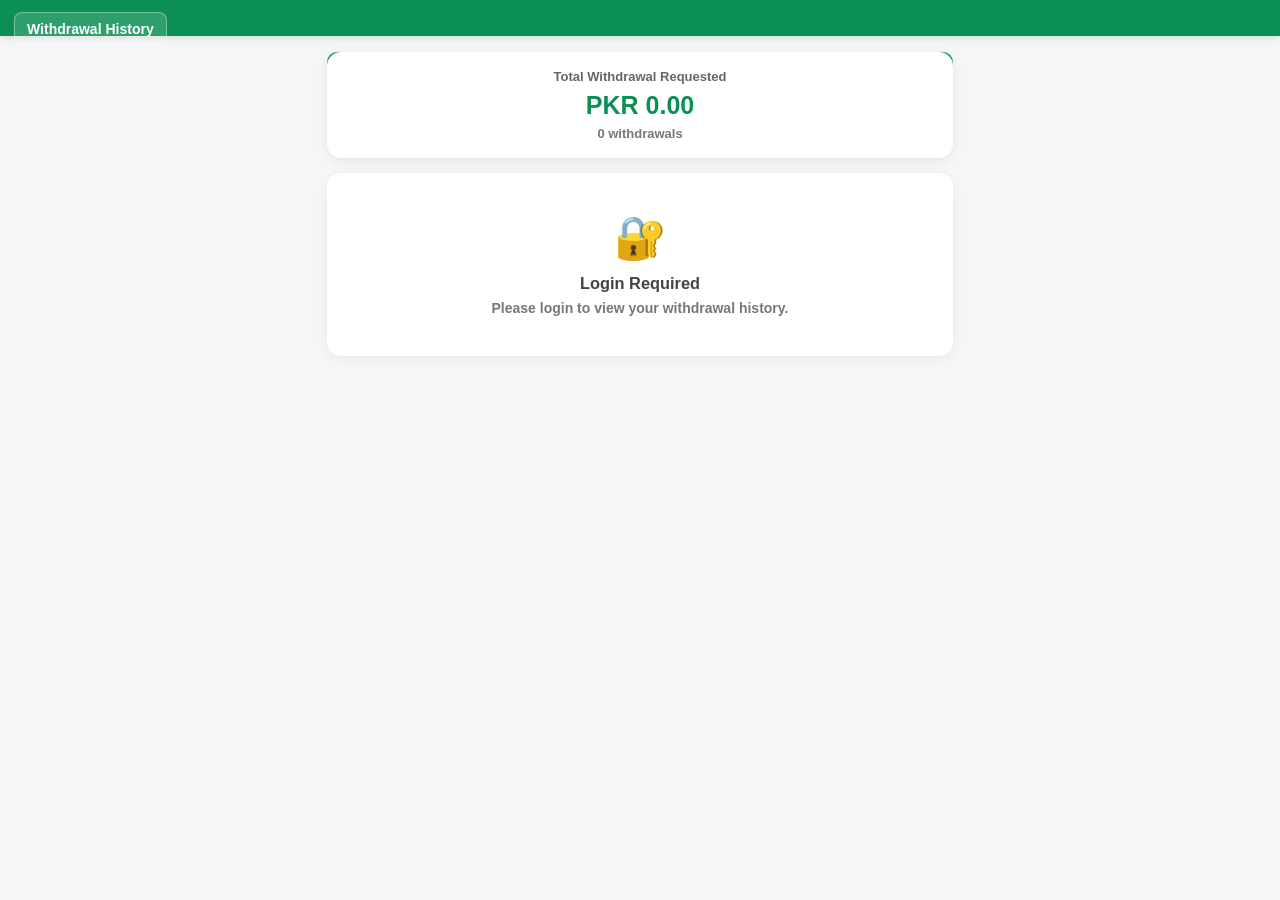
<file: withdraw-history.html>
<!DOCTYPE html><html lang="en">
<head>
<meta charset="UTF-8">
<meta name="viewport" content="width=device-width, initial-scale=1.0"><title>Withdrawal History</title><style>
*{
  box-sizing:border-box;
  margin:0;
  padding:0;
  font-family:Arial,sans-serif;
}

body{
  background:#f4f7f5;
  color:#222;
}

.header{
  position:relative;
  background:#0b8f55;
  color:white;
  padding:18px 16px;
  text-align:center;
  font-size:21px;
  font-weight:bold;
  box-shadow:0 2px 8px rgba(0,0,0,.12);
}

.back-btn{
  position:absolute;
  left:14px;
  top:12px;
  background:rgba(255,255,255,.15);
  color:white;
  border:1px solid rgba(255,255,255,.35);
  border-radius:8px;
  padding:8px 12px;
  font-size:14px;
  font-weight:bold;
  cursor:pointer;
}

.back-btn:active{
  transform:scale(.96);
}

.container{
  max-width:650px;
  margin:auto;
  padding:16px 12px 30px;
}

.summary{
  background:white;
  border-radius:14px;
  padding:17px;
  margin-bottom:15px;
  box-shadow:0 3px 12px rgba(0,0,0,.07);
}

.summary-title{
  color:#666;
  font-size:13px;
  margin-bottom:7px;
}

.summary-amount{
  color:#0b8f55;
  font-size:25px;
  font-weight:bold;
}

.summary-count{
  color:#777;
  font-size:13px;
  margin-top:6px;
}

.empty{
  background:white;
  border-radius:14px;
  padding:40px 20px;
  text-align:center;
  color:#777;
  box-shadow:0 3px 12px rgba(0,0,0,.06);
}

.empty-icon{
  font-size:42px;
  margin-bottom:12px;
}

.empty h3{
  color:#444;
  margin-bottom:7px;
}

.record{
  background:white;
  border-radius:14px;
  padding:16px;
  margin-bottom:13px;
  box-shadow:0 3px 12px rgba(0,0,0,.07);
}

.record-top{
  display:flex;
  justify-content:space-between;
  align-items:center;
  gap:10px;
  margin-bottom:13px;
}

.amount{
  font-size:21px;
  font-weight:bold;
  color:#222;
}

.status{
  padding:6px 10px;
  border-radius:20px;
  font-size:12px;
  font-weight:bold;
}

.status.pending{
  background:#fff4d9;
  color:#956500;
}

.status.inprocess{
  background:#e7f1ff;
  color:#1261a0;
}

.status.approved{
  background:#e6f8ee;
  color:#087f4d;
}

.status.rejected{
  background:#ffe8e8;
  color:#b42318;
}

.details{
  border-top:1px solid #eee;
  padding-top:11px;
}

.row{
  display:flex;
  justify-content:space-between;
  gap:12px;
  padding:6px 0;
  font-size:13px;
}

.row .label{
  color:#777;
}

.row .value{
  color:#333;
  text-align:right;
  font-weight:600;
  word-break:break-word;
}

.request-id{
  margin-top:10px;
  padding:9px;
  background:#f6f7f7;
  border-radius:8px;
  font-size:11px;
  color:#777;
  word-break:break-all;
}

.refund{
  margin-top:10px;
  padding:9px;
  border-radius:8px;
  background:#e8f8ef;
  color:#087f4d;
  font-size:12px;
  font-weight:bold;
}

.refresh-btn{
  width:100%;
  height:45px;
  border:0;
  border-radius:10px;
  background:#0b8f55;
  color:white;
  font-size:14px;
  font-weight:bold;
  margin-bottom:15px;
  cursor:pointer;
}

.refresh-btn:active{
  transform:scale(.98);
}

.loading{
  background:white;
  border-radius:14px;
  padding:35px 20px;
  text-align:center;
  color:#777;
  box-shadow:0 3px 12px rgba(0,0,0,.06);
}

.error{
  background:#ffe8e8;
  color:#b42318;
  border-radius:14px;
  padding:20px;
  text-align:center;
  box-shadow:0 3px 12px rgba(0,0,0,.06);
}
</style></head><body><div class="header"><button
class="back-btn"
onclick="goBack()"

«»

← Back

  </button>Withdrawal History

</div><div class="container"><button
class="refresh-btn"
onclick="loadHistory()"

«»

↻ Refresh History

  </button>  <div class="summary"><div class="summary-title">
  Total Withdrawal Requested
</div>

<div
  class="summary-amount"
  id="totalAmount"
>
  PKR 0.00
</div>

<div
  class="summary-count"
  id="totalCount"
>
  0 withdrawals
</div>

  </div>  <div id="historyContainer">
    <div class="loading">
      Loading withdrawal history...
    </div>
  </div></div><script>

const API_URL =
  "https://aasan-rozgaar-backend.onrender.com";


function getCurrentUser(){

  return (
    localStorage.getItem(
      "currentUser"
    ) || ""
  ).trim();

}


function getUserSessionToken(){

  return (
    sessionStorage.getItem(
      "userSessionToken"
    ) ||
    sessionStorage.getItem(
      "sessionToken"
    ) ||
    ""
  );

}


function getUserCsrfToken(){

  return (
    sessionStorage.getItem(
      "userCsrfToken"
    ) ||
    sessionStorage.getItem(
      "csrfToken"
    ) ||
    ""
  );

}


function userHeaders(){

  const token =
    getUserSessionToken();

  const csrfToken =
    getUserCsrfToken();

  const headers = {
    "Accept":"application/json"
  };

  if(token){

    headers["Authorization"] =
      "Bearer " + token;

  }

  if(csrfToken){

    headers["X-CSRF-Token"] =
      csrfToken;

  }

  return headers;

}


function goBack(){

  if(
    document.referrer &&
    document.referrer !==
    window.location.href
  ){

    history.back();

  }else{

    window.location.href =
      "./home.html";

  }

}


function escapeHTML(value){

  return String(value ?? "")
    .replace(/&/g,"&amp;")
    .replace(/</g,"&lt;")
    .replace(/>/g,"&gt;")
    .replace(/"/g,"&quot;")
    .replace(/'/g,"&#039;");

}


function formatDate(value){

  if(
    value === undefined ||
    value === null ||
    value === ""
  ){

    return "—";

  }

  const date =
    new Date(value);

  if(
    Number.isNaN(
      date.getTime()
    )
  ){

    return String(value);

  }

  return date.toLocaleString(
    "en-PK",
    {
      day:"2-digit",
      month:"2-digit",
      year:"numeric",
      hour:"2-digit",
      minute:"2-digit",
      second:"2-digit"
    }
  );

}


function getStatusClass(status){

  const s =
    String(status || "")
      .toLowerCase()
      .replace(/[\s_-]/g,"");

  if(s === "approved"){
    return "approved";
  }

  if(
    s === "inprocess" ||
    s === "processing"
  ){

    return "inprocess";

  }

  if(
    s === "rejected" ||
    s === "reject"
  ){

    return "rejected";

  }

  return "pending";

}


function getStatusText(status){

  const s =
    String(status || "")
      .toLowerCase()
      .replace(/[\s_-]/g,"");

  if(s === "approved"){
    return "Approved";
  }

  if(
    s === "inprocess" ||
    s === "processing"
  ){

    return "Inprocess";

  }

  if(
    s === "rejected" ||
    s === "reject"
  ){

    return "Rejected";

  }

  return "Pending";

}


async function loadHistory(){

  const username =
    getCurrentUser();

  const container =
    document.getElementById(
      "historyContainer"
    );

  const totalAmount =
    document.getElementById(
      "totalAmount"
    );

  const totalCount =
    document.getElementById(
      "totalCount"
    );


  if(!username){

    container.innerHTML = `
      <div class="empty">

        <div class="empty-icon">
          🔐
        </div>

        <h3>Login Required</h3>

        <p>
          Please login to view your withdrawal history.
        </p>

      </div>
    `;

    totalAmount.textContent =
      "PKR 0.00";

    totalCount.textContent =
      "0 withdrawals";

    return;

  }


  container.innerHTML = `
    <div class="loading">
      Loading withdrawal history...
    </div>
  `;


  const token =
    getUserSessionToken();

  const csrfToken =
    getUserCsrfToken();


  if(!token){

    container.innerHTML = `
      <div class="error">
        Session expired. Please login again.
      </div>
    `;

    totalAmount.textContent =
      "PKR 0.00";

    totalCount.textContent =
      "0 withdrawals";

    return;

  }


  try{

    const response =
      await fetch(
        API_URL +
        "/api/withdrawals/" +
        encodeURIComponent(username),
        {
          method:"GET",
          headers:userHeaders(),
          credentials:"include"
        }
      );


    let data = {};

    try{

      data =
        await response.json();

    }catch(error){

      data = {};

    }


    if(
      response.status === 401 ||
      response.status === 403
    ){

      container.innerHTML = `
        <div class="error">
          Session expired. Please login again.
        </div>
      `;

      totalAmount.textContent =
        "PKR 0.00";

      totalCount.textContent =
        "0 withdrawals";

      return;

    }


    if(!response.ok){

      throw new Error(
        data.message ||
        "Failed to load withdrawal history."
      );

    }


    if(data.sessionToken){

      sessionStorage.setItem(
        "userSessionToken",
        data.sessionToken
      );

      sessionStorage.setItem(
        "sessionToken",
        data.sessionToken
      );

    }


    if(data.csrfToken){

      sessionStorage.setItem(
        "userCsrfToken",
        data.csrfToken
      );

      sessionStorage.setItem(
        "csrfToken",
        data.csrfToken
      );

    }


    let requests = [];


    if(Array.isArray(data)){

      requests =
        data;

    }else if(
      Array.isArray(
        data.withdrawals
      )
    ){

      requests =
        data.withdrawals;

    }else if(
      Array.isArray(
        data.data
      )
    ){

      requests =
        data.data;

    }


    requests =
      requests.filter(
        function(request){

          return String(
            request.username ||
            ""
          ).trim().toLowerCase()
          ===
          username.trim().toLowerCase();

        }
      );


    requests.sort(
      function(a,b){

        const dateA =
          new Date(
            a.createdAt ||
            a.created_at ||
            0
          ).getTime();

        const dateB =
          new Date(
            b.createdAt ||
            b.created_at ||
            0
          ).getTime();

        return dateB - dateA;

      }
    );


    let total = 0;


    requests.forEach(
      function(request){

        total +=
          Number(
            request.amount
          ) || 0;

      }
    );


    totalAmount.textContent =
      "PKR " +
      total.toLocaleString(
        "en-PK",
        {
          minimumFractionDigits:2,
          maximumFractionDigits:2
        }
      );


    totalCount.textContent =
      requests.length +
      (
        requests.length === 1
          ? " withdrawal"
          : " withdrawals"
      );


    if(requests.length === 0){

      container.innerHTML = `
        <div class="empty">

          <div class="empty-icon">
            💸
          </div>

          <h3>No Withdrawal History</h3>

          <p>
            Your withdrawal requests will appear here.
          </p>

        </div>
      `;

      return;

    }


    container.innerHTML =
      requests.map(
        function(request){

          const amount =
            Number(
              request.amount
            ) || 0;


          const status =
            getStatusText(
              request.status
            );


          const statusClass =
            getStatusClass(
              request.status
            );


          const method =
            request.method ||
            "—";


          const accountName =
            request.accountName ||
            request.account_name ||
            "—";


          const accountNumber =
            request.accountNumber ||
            request.account_number ||
            "—";


          const createdDate =
            formatDate(
              request.createdAt ||
              request.created_at
            );


          const approvedDate =
            formatDate(
              request.approvedAt ||
              request.approved_at
            );


          const requestId =
            request.id ||
            "—";


          const refunded =
            Boolean(
              request.refundedAt ||
              request.refunded_at
            );


          const refundHTML =
            refunded
              ? `
                <div class="refund">
                  ✓ Amount refunded to your balance
                </div>
              `
              : "";


          return `

            <div class="record">

              <div class="record-top">

                <div class="amount">

                  PKR
                  ${amount.toLocaleString(
                    "en-PK",
                    {
                      minimumFractionDigits:2,
                      maximumFractionDigits:2
                    }
                  )}

                </div>

                <div
                  class="status ${statusClass}"
                >
                  ${escapeHTML(status)}
                </div>

              </div>


              <div class="details">

                <div class="row">

                  <span class="label">
                    Payment Method
                  </span>

                  <span class="value">
                    ${escapeHTML(method)}
                  </span>

                </div>


                <div class="row">

                  <span class="label">
                    Account Name
                  </span>

                  <span class="value">
                    ${escapeHTML(accountName)}
                  </span>

                </div>


                <div class="row">

                  <span class="label">
                    Account Number
                  </span>

                  <span class="value">
                    ${escapeHTML(accountNumber)}
                  </span>

                </div>


                <div class="row">

                  <span class="label">
                    Request Date
                  </span>

                  <span class="value">
                    ${escapeHTML(createdDate)}
                  </span>

                </div>


                <div class="row">

                  <span class="label">
                    Approved Date
                  </span>

                  <span class="value">
                    ${escapeHTML(approvedDate)}
                  </span>

                </div>

              </div>


              <div class="request-id">

                Request ID:
                ${escapeHTML(requestId)}

              </div>


              ${refundHTML}

            </div>

          `;

        }
      ).join("");


  }catch(error){

    container.innerHTML = `
      <div class="error">
        ${escapeHTML(
          error.message ||
          "Unable to load withdrawal history."
        )}
      </div>
    `;

    totalAmount.textContent =
      "PKR 0.00";

    totalCount.textContent =
      "0 withdrawals";

  }

}


document.addEventListener(
  "DOMContentLoaded",
  function(){

    loadHistory();

  }
);

</script></body>
</html>
</file>
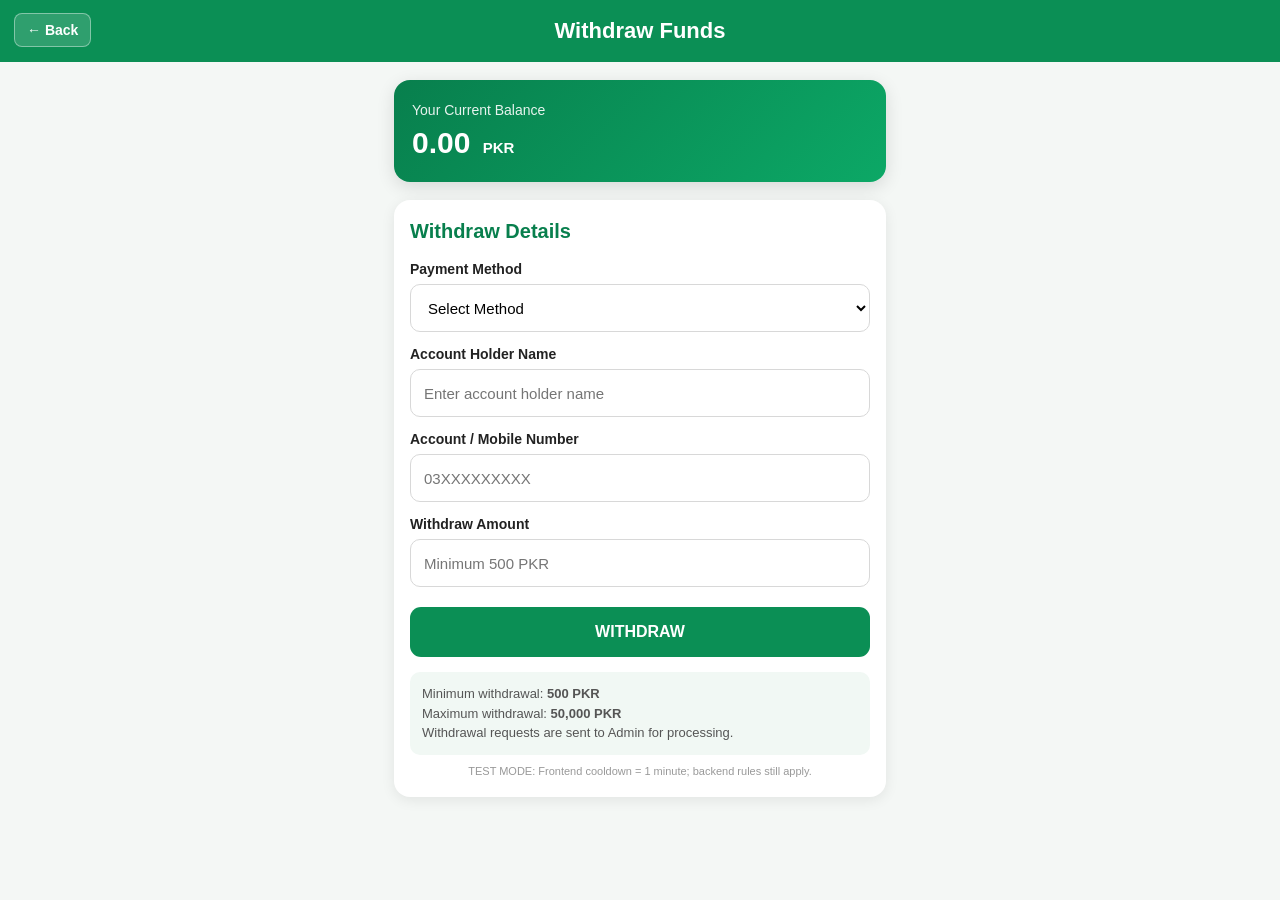
<file: withdraw.html>
<!DOCTYPE html>
<html lang="en">
<head>
<meta charset="UTF-8">
<meta name="viewport" content="width=device-width, initial-scale=1.0">
<title>Withdraw - Aasan Rozgaar</title>

<style>
*{box-sizing:border-box;margin:0;padding:0;font-family:Arial,sans-serif}
body{background:#f4f7f5;color:#222}
.header{position:relative;background:#0b8f55;color:white;padding:18px 16px;text-align:center;font-size:22px;font-weight:bold}
.back-btn{position:absolute;left:14px;top:13px;background:rgba(255,255,255,.15);color:white;border:1px solid rgba(255,255,255,.4);border-radius:8px;padding:8px 12px;font-size:14px;font-weight:bold;cursor:pointer}
.container{max-width:520px;margin:auto;padding:18px 14px 30px}
.balance-box{background:linear-gradient(135deg,#087f4d,#0ca866);color:white;border-radius:16px;padding:22px 18px;margin-bottom:18px;box-shadow:0 5px 18px rgba(0,0,0,.12)}
.balance-label{font-size:14px;opacity:.9;margin-bottom:8px}
.balance{font-size:30px;font-weight:bold}
.currency{font-size:15px;margin-left:4px}
.card{background:white;border-radius:16px;padding:20px 16px;box-shadow:0 3px 14px rgba(0,0,0,.08)}
.card-title{font-size:20px;font-weight:bold;margin-bottom:18px;color:#087f4d}
label{display:block;font-size:14px;font-weight:bold;margin:14px 0 7px}
select,input{width:100%;height:48px;border:1px solid #d8d8d8;border-radius:10px;padding:0 13px;font-size:15px;outline:none;background:white}
select:focus,input:focus{border-color:#0b995b}
input:disabled,select:disabled{background:#f0f0f0;color:#555}
.withdraw-btn{width:100%;border:0;background:#0b8f55;color:white;height:50px;border-radius:11px;margin-top:20px;font-size:16px;font-weight:bold;cursor:pointer}
.withdraw-btn:disabled{background:#9aa5a0;cursor:not-allowed}
.cooldown-box{background:#fff7e6;color:#8a5a00;border:1px solid #f0d49a;border-radius:10px;padding:12px;margin-top:15px;text-align:center;font-size:14px;display:none}
.message{margin-top:15px;padding:13px;border-radius:10px;display:none;font-size:14px;line-height:1.5;font-weight:600}
.message.success{background:#e8f8ef;color:#087f4d;border:1px solid #b9e8ce}
.message.error{background:#ffeaea;color:#b42318;border:1px solid #f1b7b7}
.note{margin-top:15px;background:#f1f8f4;border-radius:10px;padding:12px;font-size:13px;line-height:1.5;color:#555}
.popup-overlay{position:fixed;inset:0;background:rgba(0,0,0,.55);display:none;align-items:center;justify-content:center;z-index:9999;padding:20px}
.popup-overlay.show{display:flex}
.popup{width:100%;max-width:380px;background:white;border-radius:16px;padding:22px 18px;text-align:center;box-shadow:0 10px 35px rgba(0,0,0,.25)}
.popup-icon{width:55px;height:55px;margin:0 auto 12px;border-radius:50%;display:flex;align-items:center;justify-content:center;font-size:27px;font-weight:bold}
.popup.success .popup-icon{background:#e8f8ef;color:#087f4d}
.popup.error .popup-icon{background:#ffeaea;color:#b42318}
.popup h3{margin-bottom:8px;font-size:20px}
.popup p{color:#666;font-size:14px;line-height:1.5;margin-bottom:18px}
.popup-btn{width:100%;height:45px;border:0;border-radius:9px;background:#0b8f55;color:white;font-weight:bold;cursor:pointer;font-size:15px}
.popup.error .popup-btn{background:#b42318}
.test-mode{margin-top:10px;text-align:center;font-size:11px;color:#999}
</style>
</head>

<body>

<div class="header">
  <button type="button" class="back-btn" onclick="goBack()">← Back</button>
  <div>Withdraw Funds</div>
</div>

<div class="container">
  <div class="balance-box">
    <div class="balance-label">Your Current Balance</div>
    <div class="balance">
      <span id="balanceAmount">0.00</span>
      <span class="currency">PKR</span>
    </div>
  </div>

  <div class="card">
    <div class="card-title">Withdraw Details</div>

    <label for="withdrawMethod">Payment Method</label>
    <select id="withdrawMethod">
      <option value="">Select Method</option>
      <option value="JazzCash">JazzCash</option>
      <option value="EasyPaisa">EasyPaisa</option>
    </select>

    <label for="accountName">Account Holder Name</label>
    <input type="text" id="accountName" placeholder="Enter account holder name" autocomplete="name">

    <label for="accountNumber">Account / Mobile Number</label>
    <input type="tel" id="accountNumber" placeholder="03XXXXXXXXX" inputmode="numeric">

    <label for="withdrawAmount">Withdraw Amount</label>
    <input type="number" id="withdrawAmount" placeholder="Minimum 500 PKR" min="500" max="50000" step="0.01">

    <button type="button" class="withdraw-btn" id="withdrawBtn" onclick="submitWithdraw()">WITHDRAW</button>

    <div id="cooldownBox" class="cooldown-box"></div>
    <div id="message" class="message"></div>

    <div class="note">
      Minimum withdrawal: <b>500 PKR</b><br>
      Maximum withdrawal: <b>50,000 PKR</b><br>
      Withdrawal requests are sent to Admin for processing.
    </div>

    <div class="test-mode" id="testModeText"></div>
  </div>
</div>

<div class="popup-overlay" id="popupOverlay">
  <div class="popup" id="popupBox">
    <div class="popup-icon" id="popupIcon">✓</div>
    <h3 id="popupTitle">Success</h3>
    <p id="popupText">Done</p>
    <button type="button" class="popup-btn" onclick="closePopup()">OK</button>
  </div>
</div>

<script>
"use strict";

const API_BASE = "https://aasan-rozgaar-backend.onrender.com";

/*
  TEST_MODE sirf frontend timer ko control karta hai.
  Backend cooldown alag setting se control hota hai.
*/
const TEST_MODE = true;
const DAY = 24 * 60 * 60 * 1000;
const COOLDOWN = TEST_MODE ? 60 * 1000 : DAY;

let serverBalance = 0;
let isSubmitting = false;

function getCurrentUser(){
  return (localStorage.getItem("currentUser") || "").trim();
}

function getSessionToken(){
  return (
    sessionStorage.getItem("userSessionToken") ||
    sessionStorage.getItem("sessionToken") ||
    ""
  ).trim();
}

function getCsrfToken(){
  return (
    sessionStorage.getItem("userCsrfToken") ||
    sessionStorage.getItem("csrfToken") ||
    ""
  ).trim();
}

function authHeaders(includeCsrf = false){
  const headers = { "Accept": "application/json" };
  const token = getSessionToken();
  const csrfToken = getCsrfToken();

  if(token){
    headers["Authorization"] = "Bearer " + token;
  }

  if(includeCsrf && csrfToken){
    headers["X-CSRF-Token"] = csrfToken;
  }

  return headers;
}

function pendingKey(username){
  return "pending_withdraw_request_" + username;
}

function getPendingWithdraw(username){
  try{
    const saved = localStorage.getItem(pendingKey(username));
    return saved ? JSON.parse(saved) : null;
  }catch(error){
    return null;
  }
}

function savePendingWithdraw(username, request){
  localStorage.setItem(pendingKey(username), JSON.stringify(request));
}

function clearPendingWithdraw(username){
  localStorage.removeItem(pendingKey(username));
}

function makeIdempotencyKey(){
  if(window.crypto && typeof window.crypto.randomUUID === "function"){
    return window.crypto.randomUUID();
  }

  /*
    UUID-format fallback for browsers without randomUUID().
  */
  return "xxxxxxxx-xxxx-4xxx-yxxx-xxxxxxxxxxxx".replace(/[xy]/g, function(c){
    const r = Math.random() * 16 | 0;
    const v = c === "x" ? r : (r & 0x3 | 0x8);
    return v.toString(16);
  });
}

async function loadBalance(){
  const username = getCurrentUser();

  if(!username){
    serverBalance = 0;
    updateBalanceDisplay();
    return;
  }

  try{
    const response = await fetch(
      API_BASE + "/api/balance/" + encodeURIComponent(username),
      {
        method: "GET",
        headers: authHeaders(),
        credentials: "include"
      }
    );

    const data = await response.json();

    if(!response.ok){
      throw new Error(data.message || "Unable to load balance");
    }

    const balance = Number(data.balance ?? 0);
    serverBalance = Number.isFinite(balance) && balance >= 0 ? balance : 0;
    updateBalanceDisplay();
  }catch(error){
    updateBalanceDisplay();
  }
}

function updateBalanceDisplay(){
  document.getElementById("balanceAmount").textContent =
    serverBalance.toLocaleString("en-PK", {
      minimumFractionDigits: 2,
      maximumFractionDigits: 2
    });
}

function showPopup(title, text, type){
  document.getElementById("popupTitle").textContent = title;
  document.getElementById("popupText").textContent = text;

  const box = document.getElementById("popupBox");
  box.className = "popup " + type;

  document.getElementById("popupIcon").textContent =
    type === "success" ? "✓" : "!";

  document.getElementById("popupOverlay").classList.add("show");
}

function closePopup(){
  document.getElementById("popupOverlay").classList.remove("show");
}

document.addEventListener("click", function(event){
  const overlay = document.getElementById("popupOverlay");
  if(event.target === overlay){
    closePopup();
  }
});

function showMessage(text, type){
  const box = document.getElementById("message");
  box.textContent = text;
  box.className = "message " + type;
  box.style.display = "block";
}

function loadSavedAccount(){
  const username = getCurrentUser();
  if(!username) return;

  document.getElementById("accountName").value =
    localStorage.getItem("withdraw_account_name_" + username) || "";

  document.getElementById("accountNumber").value =
    localStorage.getItem("withdraw_account_number_" + username) || "";

  document.getElementById("withdrawMethod").value =
    localStorage.getItem("withdraw_method_" + username) || "";
}

function getLastWithdrawTime(username){
  return parseInt(
    localStorage.getItem("last_withdraw_time_" + username),
    10
  ) || 0;
}

function setFormLocked(locked){
  document.getElementById("withdrawMethod").disabled = locked;
  document.getElementById("accountName").disabled = locked;
  document.getElementById("accountNumber").disabled = locked;
  document.getElementById("withdrawAmount").disabled = locked;

  document.getElementById("withdrawBtn").textContent =
    locked ? "RETRY PENDING REQUEST" : "WITHDRAW";
}

function restorePendingWithdraw(){
  const username = getCurrentUser();
  if(!username) return;

  const pending = getPendingWithdraw(username);
  if(!pending || !pending.idempotencyKey || !pending.payload) return;

  /*
    Agar pichli request ka result uncertain tha, usi details
    aur usi key ke saath retry hoga.
  */
  document.getElementById("withdrawMethod").value = pending.payload.method;
  document.getElementById("accountName").value = pending.payload.accountName;
  document.getElementById("accountNumber").value = pending.payload.accountNumber;
  document.getElementById("withdrawAmount").value = pending.payload.amount;

  setFormLocked(true);

  showMessage(
    "A previous request is awaiting confirmation. Retry it to safely check its result. Do not change these details.",
    "error"
  );
}

function updateCooldown(){
  const username = getCurrentUser();
  if(!username) return;

  const button = document.getElementById("withdrawBtn");
  const box = document.getElementById("cooldownBox");
  const pending = getPendingWithdraw(username);

  if(isSubmitting){
    button.disabled = true;
    return;
  }

  /*
    Pending requests must remain retryable even if the page
    was reopened. Do not apply the local timer to them.
  */
  if(pending && pending.idempotencyKey){
    button.disabled = false;
    box.style.display = "none";
    return;
  }

  const remaining = getLastWithdrawTime(username) + COOLDOWN - Date.now();

  if(remaining > 0){
    button.disabled = true;
    box.style.display = "block";

    const totalSeconds = Math.ceil(remaining / 1000);
    const hours = Math.floor(totalSeconds / 3600);
    const minutes = Math.floor((totalSeconds % 3600) / 60);
    const seconds = totalSeconds % 60;

    const timeText = TEST_MODE
      ? String(minutes).padStart(2, "0") + ":" + String(seconds).padStart(2, "0")
      : String(hours).padStart(2, "0") + ":" +
        String(minutes).padStart(2, "0") + ":" +
        String(seconds).padStart(2, "0");

    box.innerHTML = "Next withdrawal available in <b>" + timeText + "</b>";
  }else{
    button.disabled = false;
    box.style.display = "none";
  }
}

function validateForm(){
  const method = document.getElementById("withdrawMethod").value.trim();
  const accountName = document.getElementById("accountName").value.trim();
  const accountNumber = document.getElementById("accountNumber").value.trim();
  const amount = Number(document.getElementById("withdrawAmount").value);

  if(!method){
    showPopup("Payment Method", "Please select JazzCash or EasyPaisa.", "error");
    return null;
  }

  if(method !== "JazzCash" && method !== "EasyPaisa"){
    showPopup("Payment Method", "Please select a valid payment method.", "error");
    return null;
  }

  if(!accountName){
    showPopup("Account Name", "Please enter account holder name.", "error");
    return null;
  }

  if(!accountNumber){
    showPopup("Account Number", "Please enter account/mobile number.", "error");
    return null;
  }

  if(!Number.isFinite(amount)){
    showPopup("Amount Required", "Please enter withdrawal amount.", "error");
    return null;
  }

  if(amount < 500){
    showPopup("Minimum Amount", "Minimum withdrawal amount is 500 PKR.", "error");
    return null;
  }

  if(amount > 50000){
    showPopup("Maximum Amount", "Maximum withdrawal amount is 50,000 PKR.", "error");
    return null;
  }

  if(!/^\d{10,15}$/.test(accountNumber.replace(/[\s+-]/g, ""))){
    showPopup("Account Number", "Please check your account/mobile number.", "error");
    return null;
  }

  if(amount > serverBalance){
    showPopup(
      "Insufficient Balance",
      "Your current balance is " + serverBalance.toLocaleString("en-PK", {
        minimumFractionDigits: 2,
        maximumFractionDigits: 2
      }) + " PKR.",
      "error"
    );
    return null;
  }

  return {
    amount: amount,
    method: method,
    accountName: accountName,
    accountNumber: accountNumber
  };
}

async function submitWithdraw(){
  if(isSubmitting) return;

  const username = getCurrentUser();

  if(!username){
    showPopup("Login Required", "Please login first before making a withdrawal request.", "error");
    return;
  }

  const token = getSessionToken();
  const csrfToken = getCsrfToken();

  if(!token || !csrfToken){
    showPopup("Login Required", "Your login session has expired. Please login again.", "error");
    return;
  }

  let pending = getPendingWithdraw(username);
  let payload;
  let key;

  if(pending && pending.idempotencyKey && pending.payload){
    /*
      Always retry the exact original payload with its original key.
    */
    payload = pending.payload;
    key = pending.idempotencyKey;
  }else{
    const lastTime = getLastWithdrawTime(username);

    if(lastTime && Date.now() < lastTime + COOLDOWN){
      showPopup(
        "Withdrawal Locked",
        TEST_MODE
          ? "For testing, the next withdrawal is available after 1 minute."
          : "You can make another withdrawal after 24 hours.",
        "error"
      );
      updateCooldown();
      return;
    }

    payload = validateForm();
    if(!payload) return;

    key = makeIdempotencyKey();

    pending = {
      idempotencyKey: key,
      payload: payload,
      createdAt: Date.now()
    };

    /*
      Save before sending: a lost response must not create
      a new key when the user retries.
    */
    try{
      savePendingWithdraw(username, pending);
    }catch(error){
      showPopup(
        "Storage Error",
        "This request could not be saved safely on this device. Please check device storage and try again.",
        "error"
      );
      return;
    }
  }

  isSubmitting = true;
  setFormLocked(true);
  document.getElementById("withdrawBtn").disabled = true;
  document.getElementById("message").style.display = "none";

  try{
    const response = await fetch(API_BASE + "/api/withdrawals", {
      method: "POST",
      headers: {
        ...authHeaders(true),
        "Content-Type": "application/json"
      },
      credentials: "include",
      body: JSON.stringify({
        amount: payload.amount,
        method: payload.method,
        accountName: payload.accountName,
        accountNumber: payload.accountNumber,
        idempotencyKey: key
      })
    });

    let data = {};
    try{
      data = await response.json();
    }catch(error){
      data = {};
    }

    if(data.csrfToken){
      sessionStorage.setItem("userCsrfToken", data.csrfToken);
      sessionStorage.setItem("csrfToken", data.csrfToken);
    }

    if(data.sessionToken){
      sessionStorage.setItem("userSessionToken", data.sessionToken);
      sessionStorage.setItem("sessionToken", data.sessionToken);
    }

    if(!response.ok){
      /*
        A normal 4xx response means the server returned a rejection.
        For 5xx, keep the key because the final database outcome
        may be uncertain.
      */
      if(response.status < 500){
        clearPendingWithdraw(username);
        setFormLocked(false);
      }

      throw new Error(
        data.message ||
        (response.status >= 500
          ? "Server error. Your request is saved for a safe retry."
          : "Withdrawal request was rejected.")
      );
    }

    /*
      Only clear the saved key after the server confirms success.
    */
    clearPendingWithdraw(username);

    if(data.remainingBalance !== undefined){
      const newBalance = Number(data.remainingBalance);
      if(Number.isFinite(newBalance) && newBalance >= 0){
        serverBalance = newBalance;
      }else{
        await loadBalance();
      }
    }else{
      await loadBalance();
    }

    localStorage.setItem("withdraw_account_name_" + username, payload.accountName);
    localStorage.setItem("withdraw_account_number_" + username, payload.accountNumber);
    localStorage.setItem("withdraw_method_" + username, payload.method);
    localStorage.setItem("last_withdraw_time_" + username, String(Date.now()));

    document.getElementById("withdrawAmount").value = "";

    setFormLocked(false);
    showMessage(
      data.duplicate
        ? "This withdrawal request was already received by the server. No new request was created."
        : "Your withdrawal request has been submitted to Admin.",
      "success"
    );

    showPopup(
      data.duplicate ? "Request Confirmed" : "Withdrawal Submitted",
      data.duplicate
        ? "Your previous request was already received. It was not submitted a second time."
        : "Your withdrawal request was submitted successfully and sent to Admin for processing.",
      "success"
    );

  }catch(error){
    /*
      Network errors and server errors keep the pending key and payload.
      The user can press Retry Pending Request to send the same request.
    */
    const stillPending = getPendingWithdraw(username);

    if(stillPending && stillPending.idempotencyKey){
      setFormLocked(true);
      showMessage(
        "The result could not be confirmed. Your request details are saved. Tap RETRY PENDING REQUEST to retry safely.",
        "error"
      );
    }else{
      setFormLocked(false);
    }

    showPopup(
      "Withdrawal Not Confirmed",
      error.message || "The request result could not be confirmed. Please try again.",
      "error"
    );

    await loadBalance();

  }finally{
    isSubmitting = false;
    updateCooldown();
  }
}

function goBack(){
  if(document.referrer && document.referrer !== window.location.href){
    history.back();
  }else{
    window.location.href = "./home.html";
  }
}

function updateTestModeText(){
  document.getElementById("testModeText").textContent =
    TEST_MODE
      ? "TEST MODE: Frontend cooldown = 1 minute; backend rules still apply."
      : "Frontend cooldown = 24 hours; backend rules still apply.";
}

document.addEventListener("DOMContentLoaded", async function(){
  updateBalanceDisplay();
  loadSavedAccount();
  restorePendingWithdraw();
  updateCooldown();
  updateTestModeText();
  await loadBalance();
});

setInterval(function(){
  updateCooldown();
}, 1000);

setInterval(function(){
  loadBalance();
}, 10000);
</script>

</body>
</html>
</file>
<file: asan-rozghar-game/style.css>
* {
    margin: 0;
    padding: 0;
    box-sizing: border-box;
}

:root {
    --bg: #07111f;
    --card: #101e30;
    --green: #32f5a0;
    --blue: #43baff;
    --purple: #a875ff;
    --text: #ffffff;
    --muted: #9aabc0;
}

body {
    min-height: 100vh;
    font-family: Arial, Helvetica, sans-serif;
    color: var(--text);
    background:
        radial-gradient(ellipse at 10% 10%, #123b45 0%, transparent 38%),
        radial-gradient(ellipse at 90% 35%, #272052 0%, transparent 35%),
        var(--bg);
    padding-bottom: 115px;
}

button,
a {
    font: inherit;
}

button {
    cursor: pointer;
}

.topbar {
    width: 100%;
    display: flex;
    justify-content: space-between;
    align-items: center;
    padding: 18px 16px;
    position: sticky;
    top: 0;
    z-index: 10;
    background: rgba(7, 17, 31, 0.88);
    backdrop-filter: blur(14px);
    border-bottom: 1px solid rgba(255, 255, 255, 0.07);
}

.back-btn {
    color: var(--muted);
    text-decoration: none;
    font-size: 13px;
    padding: 9px 11px;
    border: 1px solid #283b50;
    border-radius: 12px;
}

.brand {
    font-size: 17px;
    font-weight: 900;
    letter-spacing: 1px;
}

.brand span {
    color: var(--green);
}

.settings-btn {
    width: 39px;
    height: 39px;
    border-radius: 13px;
    color: white;
    background: #182a40;
    border: 1px solid #34455a;
    font-size: 21px;
}

.main-content {
    width: 100%;
    max-width: 540px;
    padding: 18px;
    margin: 0 auto;
}

.welcome-card {
    position: relative;
    overflow: hidden;
    padding: 28px 20px;
    border-radius: 25px;
    border: 1px solid rgba(67, 186, 255, 0.25);
    background: linear-gradient(
        140deg,
        rgba(27, 76, 94, 0.9),
        rgba(30, 26, 67, 0.95)
    );
    box-shadow: 0 16px 40px rgba(0, 0, 0, 0.2);
}

.welcome-card::after {
    content: "";
    position: absolute;
    width: 160px;
    height: 160px;
    right: -65px;
    top: -65px;
    border-radius: 50%;
    background: rgba(50, 245, 160, 0.12);
    filter: blur(2px);
}

.game-icon {
    width: 62px;
    height: 62px;
    display: grid;
    place-items: center;
    border-radius: 20px;
    background: rgba(50, 245, 160, 0.13);
    border: 1px solid rgba(50, 245, 160, 0.3);
    font-size: 32px;
    margin-bottom: 22px;
}

.small-title {
    color: var(--green);
    font-size: 10px;
    font-weight: 800;
    letter-spacing: 3px;
    margin-bottom: 10px;
}

.welcome-card h1 {
    font-size: clamp(27px, 7vw, 37px);
    line-height: 1.17;
    letter-spacing: -1px;
}

.welcome-card h1 span {
    color: var(--green);
}

.subtitle {
    margin-top: 13px;
    font-size: 13px;
    color: #b5c7d9;
}

.account-card {
    margin-top: 18px;
    padding: 20px;
    border-radius: 23px;
    background: rgba(16, 30, 48, 0.92);
    border: 1px solid rgba(255, 255, 255, 0.09);
}

.account-info {
    display: flex;
    align-items: center;
    gap: 13px;
}

.avatar {
    width: 48px;
    height: 48px;
    display: grid;
    place-items: center;
    border-radius: 16px;
    background: linear-gradient(135deg, var(--green), var(--blue));
    color: #07111f;
    font-weight: 900;
    font-size: 17px;
}

.label {
    color: var(--muted);
    font-size: 10px;
    letter-spacing: 1.5px;
    margin-bottom: 6px;
}

.account-info h2 {
    font-size: 17px;
    overflow-wrap: anywhere;
}

.balance-box {
    margin-top: 22px;
    padding: 18px;
    border-radius: 17px;
    background: linear-gradient(
        110deg,
        rgba(50, 245, 160, 0.12),
        rgba(67, 186, 255, 0.08)
    );
    border: 1px solid rgba(50, 245, 160, 0.19);
}

.balance-box h2 {
    color: var(--green);
    font-size: 29px;
    overflow-wrap: anywhere;
}

.status-message {
    color: var(--muted);
    font-size: 11px;
    line-height: 1.6;
    margin-top: 13px;
}

.games-section {
    margin-top: 30px;
}

.games-section > h2 {
    font-size: 23px;
    margin-bottom: 17px;
}

.game-preview {
    display: flex;
    align-items: center;
    gap: 13px;
    padding: 17px 14px;
    border-radius: 20px;
    background: rgba(16, 30, 48, 0.92);
    border: 1px solid rgba(168, 117, 255, 0.25);
}

.preview-icon {
    min-width: 49px;
    height: 49px;
    display: grid;
    place-items: center;
    background: rgba(168, 117, 255, 0.15);
    border-radius: 15px;
    font-size: 25px;
}

.game-preview h3 {
    font-size: 14px;
    margin-bottom: 6px;
}

.game-preview p {
    color: var(--muted);
    font-size: 11px;
    line-height: 1.5;
}

.coming-soon {
    margin-left: auto;
    padding: 6px 8px;
    border-radius: 8px;
    color: #d7c1ff;
    background: rgba(168, 117, 255, 0.13);
    font-size: 9px;
    font-weight: bold;
    white-space: nowrap;
}

.settings-panel {
    margin-top: 18px;
    padding: 20px;
    border: 1px solid #34455a;
    border-radius: 18px;
    background: var(--card);
}

.settings-panel h3 {
    margin-bottom: 10px;
}

.settings-panel p {
    color: var(--muted);
    font-size: 13px;
    line-height: 1.6;
}

.close-btn {
    margin-top: 15px;
    padding: 10px 17px;
    color: white;
    background: #263a51;
    border: none;
    border-radius: 10px;
}

.bottom-area {
    position: fixed;
    bottom: 0;
    left: 0;
    width: 100%;
    padding: 14px 20px 12px;
    text-align: center;
    background: rgba(7, 17, 31, 0.95);
    border-top: 1px solid rgba(255, 255, 255, 0.08);
    backdrop-filter: blur(14px);
    z-index: 20;
}

.games-btn {
    width: 100%;
    max-width: 500px;
    min-height: 53px;
    border: none;
    border-radius: 16px;
    color: #06151a;
    font-size: 15px;
    font-weight: 900;
    letter-spacing: 2px;
    background: linear-gradient(100deg, var(--green), var(--blue));
    box-shadow: 0 7px 25px rgba(50, 245, 160, 0.18);
    transition: transform 0.15s ease;
}

.games-btn:active {
    transform: scale(0.98);
}

.bottom-area > p {
    color: #71869d;
    font-size: 9px;
    letter-spacing: 2px;
    margin-top: 9px;
}

[hidden] {
    display: none !important;
}

@media (min-width: 600px) {
    .main-content {
        padding-top: 28px;
    }

    .welcome-card {
        padding: 35px;
    }
}
</file>
